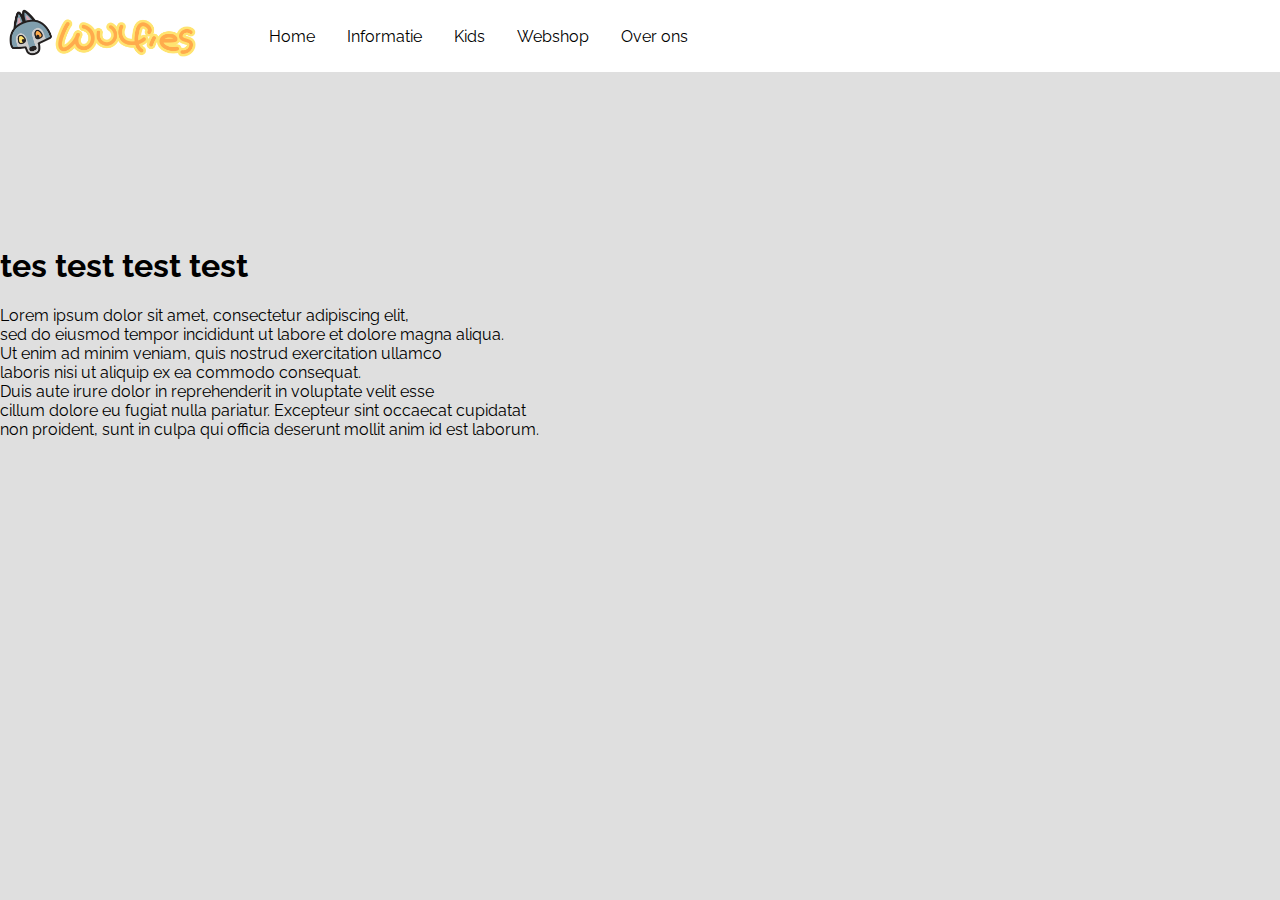
<file: Video&webshop/index.html>
<!DOCTYPE html>
<html>
    <head>
        
      <link rel="stylesheet" href="/header/background_styles.CSS">
      <link rel="stylesheet" href="/header/styles.CSS">
      <script src="/header/script.js" defer></script>
      <title>Responsive Navbar</title>
    </head>
    <body>
      <nav class="navbar">
        <div class="brand-title"><img src="/afbeelidingen/nieuwlog.png"class="logo" alt=""></div>
        <a href="#" class="toggle-button">
          <span class="bar"></span>
          <span class="bar"></span>
          <span class="bar"></span>
        </a>
        <div class="navbar-links">
          <ul>
            <li><a href="#">Home</a></li>
            <li><a href="#">Informatie</a></li>
            <li><a href="#">Kids</a></li>
            <li><a href="#">Webshop</a></li>
            <li><a href="#">Over ons</a></li>
          </ul>
        </div>
      </nav>
      <section class="video1">
          <video src="https://youtu.be/QCMov54ULfQ"></video>
          <h1>tes test test test</h1>
          <p>Lorem ipsum dolor sit amet, consectetur adipiscing elit,<br> sed do eiusmod tempor incididunt ut labore et dolore magna aliqua.<br> Ut enim ad minim veniam, quis nostrud exercitation ullamco<br> laboris nisi ut aliquip ex ea commodo consequat.<br> Duis aute irure dolor in reprehenderit in voluptate velit esse<br> cillum dolore eu fugiat nulla pariatur. Excepteur sint occaecat cupidatat<br> non proident, sunt in culpa qui officia deserunt mollit anim id est laborum.</p>
      </section>
    </body>
</html>
</file>
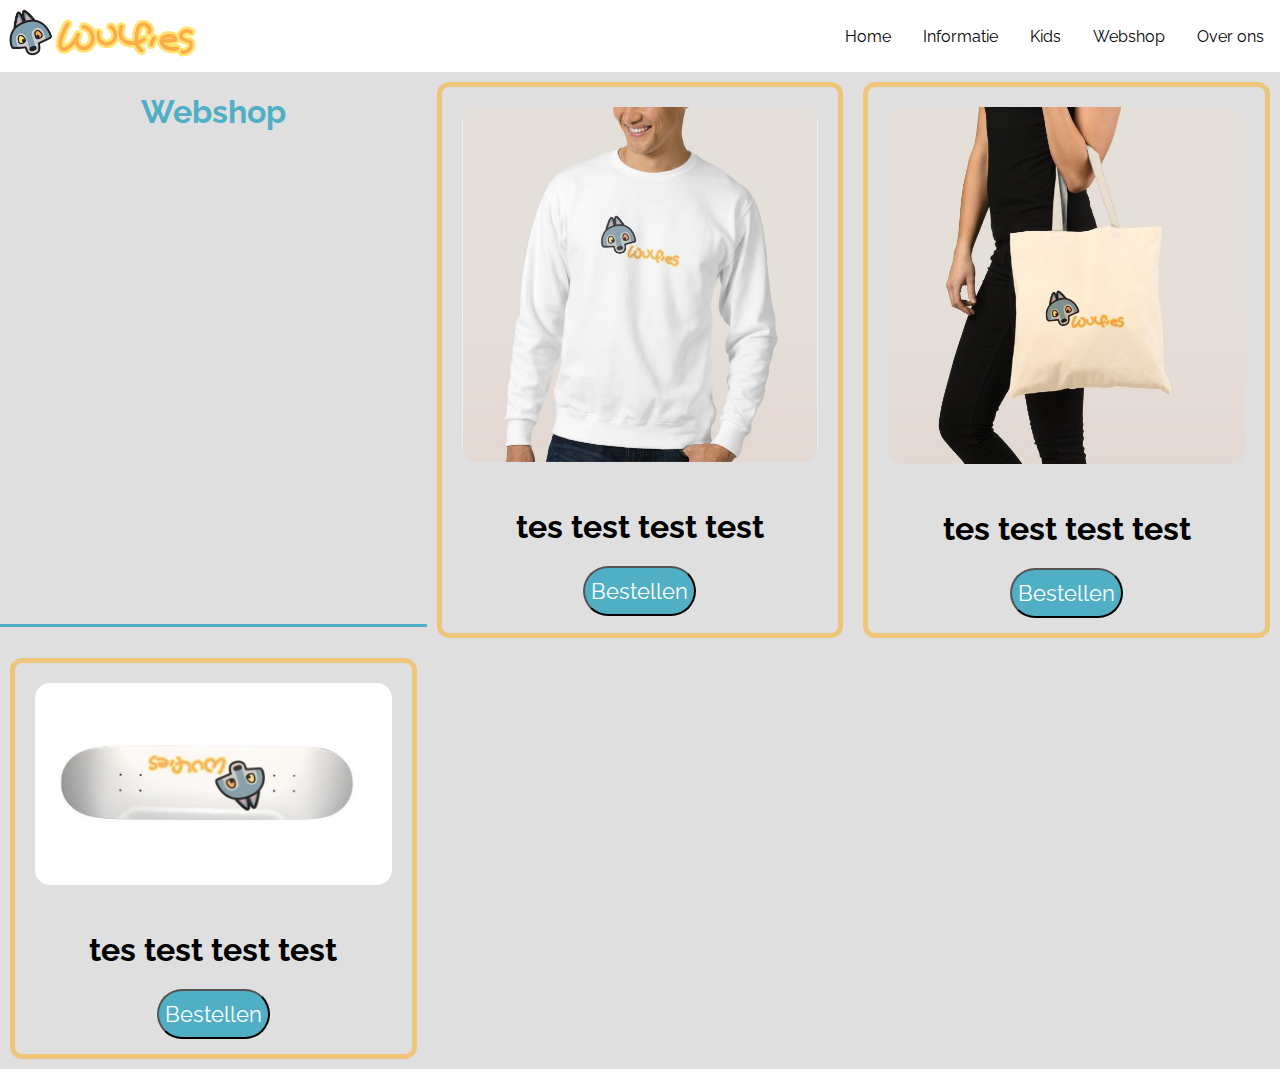
<file: webshop.html>
<!DOCTYPE html>
<html lang="en">
<head>
    <meta charset="UTF-8">
    <meta http-equiv="X-UA-Compatible" content="IE=edge">
    <meta name="viewport" content="width=device-width, initial-scale=1.0">
    <link rel="stylesheet" href="/Video&webshop/web.CSS">
    <link rel="stylesheet" href="/header/background_styles.CSS">
    <script src="/header/script.js" defer></script>
    <title>Document</title>
</head>
<body>
    <nav class="navbar">
        <div class="brand-title"><img src="/afbeelidingen/nieuwlog.png"class="logo" alt=""></div>
        <a href="#" class="toggle-button">
          <span class="bar"></span>
          <span class="bar"></span>
          <span class="bar"></span>
        </a>
        <div class="navbar-links">
          <ul>
            <li><a href="#">Home</a></li>
            <li><a href="#">Informatie</a></li>
            <li><a href="#">Kids</a></li>
            <li><a href="#">Webshop</a></li>
            <li><a href="#">Over ons</a></li>
          </ul>
        </div>
      </nav>
      <div class="webshop">
          <h1 style="color: #51AFC5; border-bottom: solid 3px; text-align: center;">Webshop</h1>
          <section class="trui">
              <img class="fottrui" src="/afbeelidingen/trui.png" alt="Trui">
              <h1>tes test test test</h1>
              <button class="bestel" style="margin-bottom: 15px;">Bestellen</button>
          </section>
          <section class="trui">
            <img class="fottrui" src="/afbeelidingen/tas.png" alt="Trui">
            <h1>tes test test test</h1>
            <button class="bestel" style="margin-bottom: 15px;">Bestellen</button>
        </section>
        <section class="trui">
            <img class="fottrui" src="/afbeelidingen/skate.png" alt="Trui">
            <h1>tes test test test</h1>
            <button class="bestel"  style="margin-bottom: 15px;">Bestellen</button>
        </section>

      </div>
    
</body>
</html>
</file>
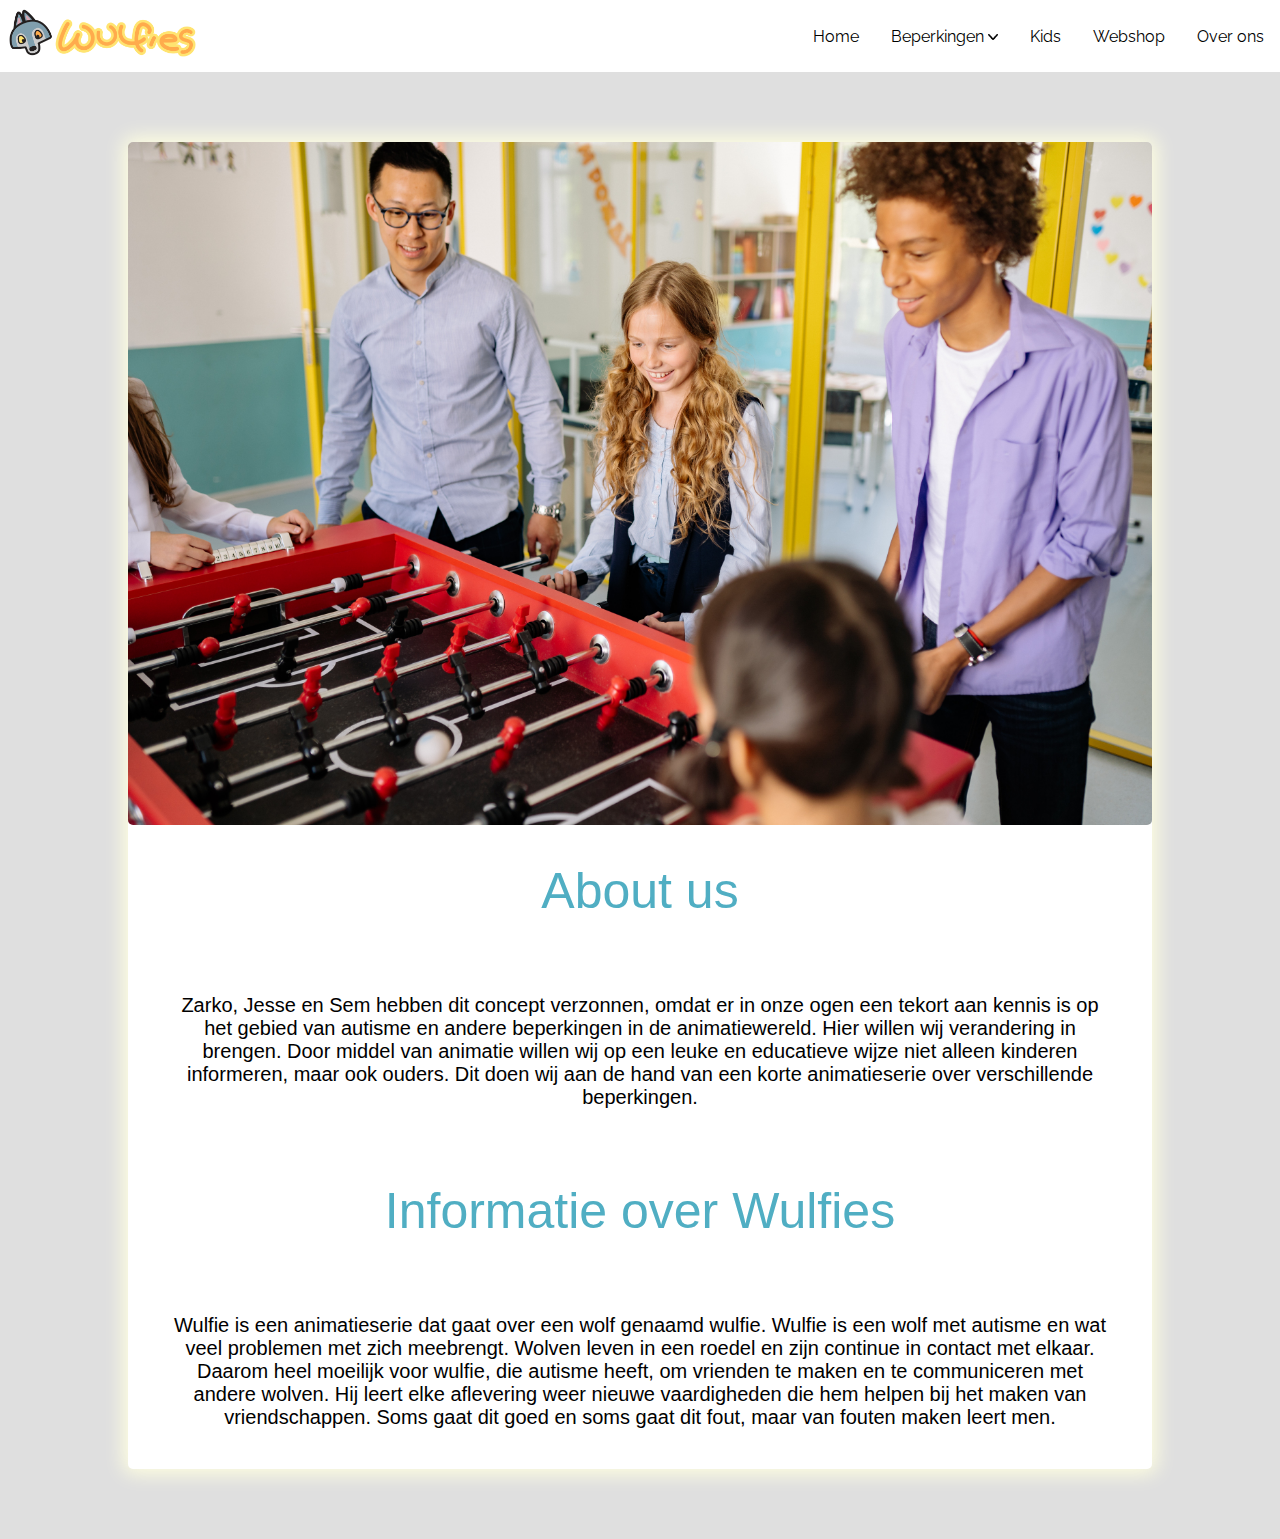
<file: about_us/about.html>
<!DOCTYPE html>
<html>

<head>

    <link rel="stylesheet" href="../header/background_styles.CSS">
    <link rel="stylesheet" href="../about_us/style.css">
    <script src="../header/script.js" defer></script>
    <title>Over Ons</title>
    <link rel="stylesheet" href="../Homepage/homepage.css">
</head>

<body>
    <nav class="navbar">
        <div class="brand-title"><img src="../afbeelidingen/nieuwlog.png" class="logo" alt=""></div>
        <a href="#" class="toggle-button">
            <span class="bar"></span>
            <span class="bar"></span>
            <span class="bar"></span>
        </a>
        <div class="navbar-links">
            <ul>
                <li><a href="../Homepage/home.html">Home</a></li>
                 <li class="dropdown" >
                    <a href="#" class="dropbtn">Beperkingen <img src="../afbeelidingen/arrow.png"  class="afb-dropdown"alt=""></a>
                    <div class="dropdown-content">
                      <a href="../beperkingen/Autisme.html">Autisme</a>
                      <a href="../beperkingen/ADD.html">ADD</a>
                      <a href="../beperkingen/SVD.html">Syndroom van Down</a>
                      <a href="../beperkingen/ADHD.html">ADHD</a>
                      <a href="../beperkingen/mpd.html">Multiple personality disorder</a>
                    </div>
                </li>
                <li>  <a href="../Video&webshop/video.html">Kids</a></li>
                <li><a href="../Video&webshop/webshop.html">Webshop</a></li>
                <li><a href="../about_us/about.html">Over ons</a></li>
              </ul>
        </div>
    </nav>
<section class="about1">
    <div>
        <img style="width: 100%; border-radius: 5px;" src="../afbeelidingen/spelen.jpg" alt="">
        <h1>About us</h1>
        <p>Zarko, Jesse en Sem hebben dit concept verzonnen, omdat er in onze ogen een tekort aan kennis is op het gebied van autisme en andere beperkingen in de animatiewereld. Hier willen wij verandering in brengen. Door middel van animatie willen wij
            op een leuke en educatieve wijze niet alleen kinderen informeren, maar ook ouders. Dit doen wij aan de hand van een korte animatieserie over verschillende beperkingen. </p>
    </div>
    <div>
        <h1>Informatie over Wulfies</h1>
        <p>Wulfie is een animatieserie dat gaat over een wolf genaamd wulfie. Wulfie is een wolf met autisme en wat veel problemen met zich meebrengt. Wolven leven in een roedel en zijn continue in contact met elkaar. Daarom heel moeilijk voor wulfie, die
            autisme heeft, om vrienden te maken en te communiceren met andere wolven. Hij leert elke aflevering weer nieuwe vaardigheden die hem helpen bij het maken van vriendschappen. Soms gaat dit goed en soms gaat dit fout, maar van fouten maken leert
            men.</p>
</section>


    </div>

</body>

</html>
</file>
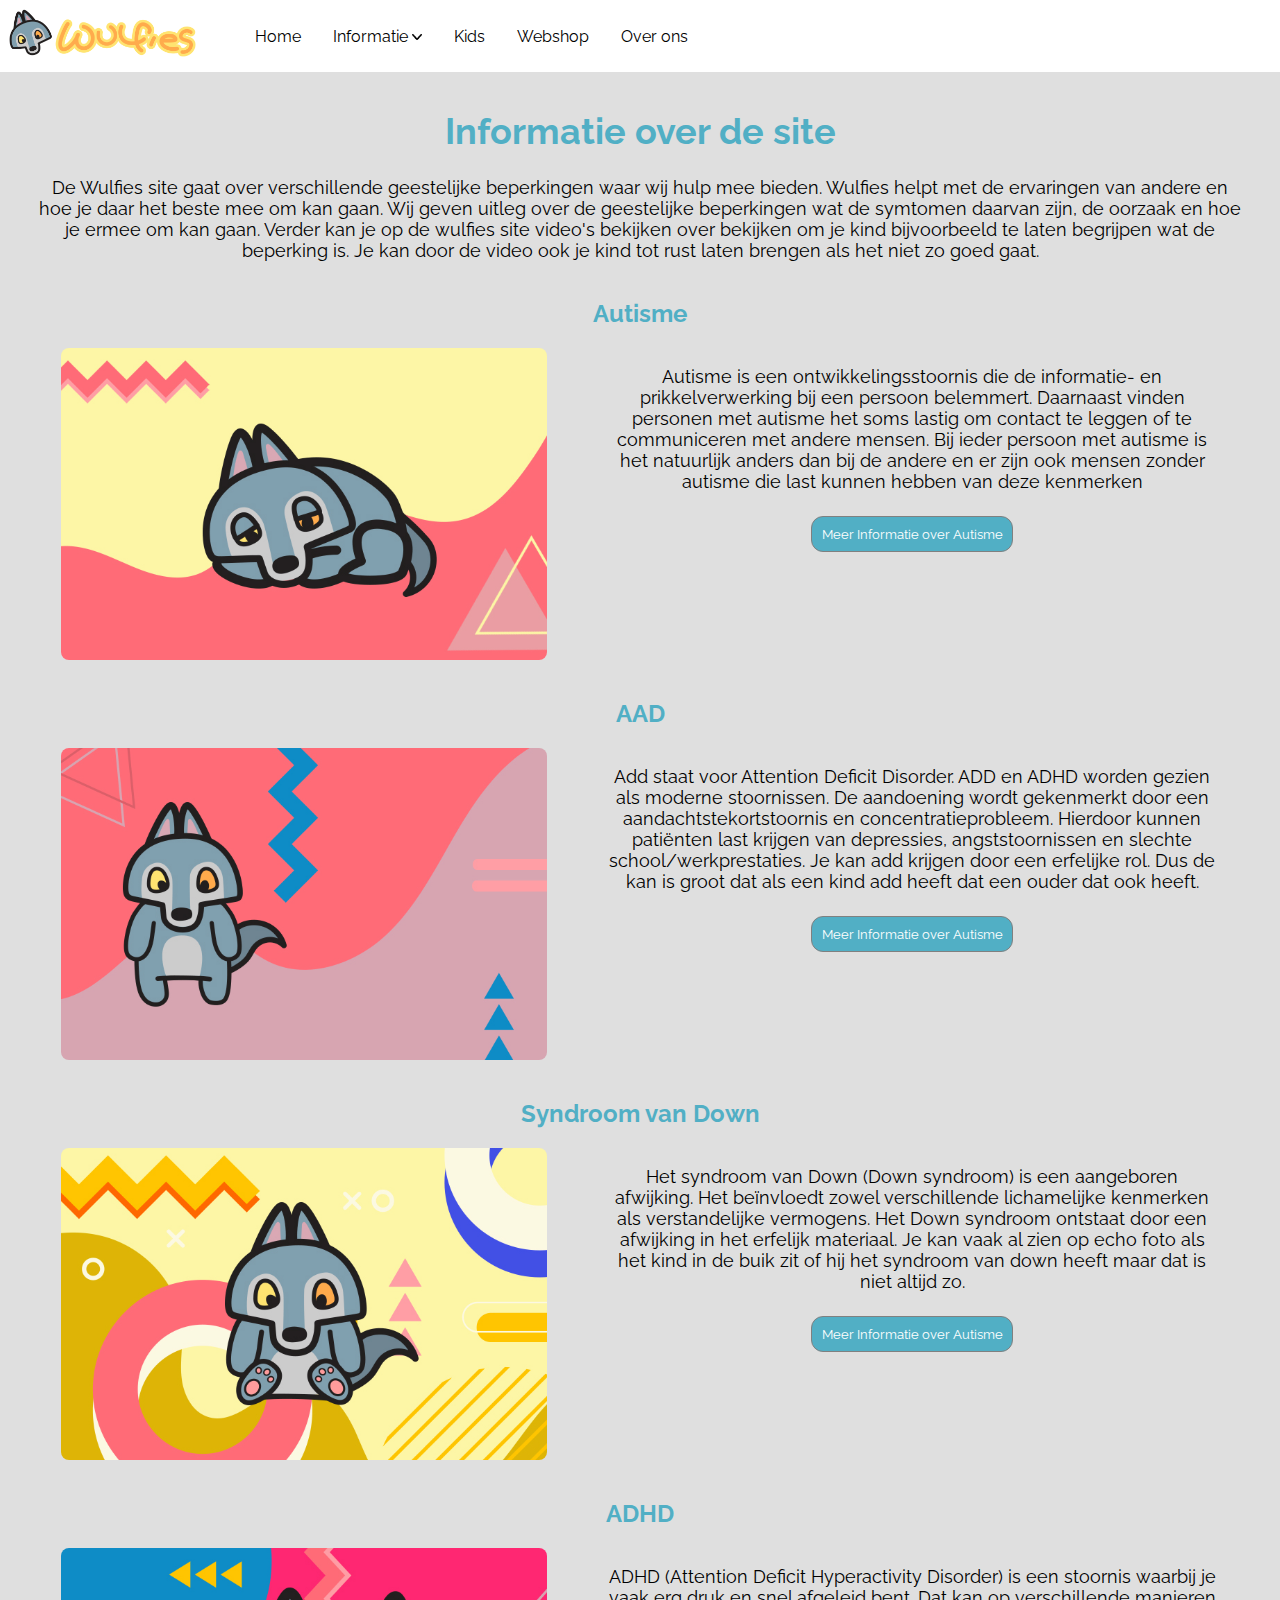
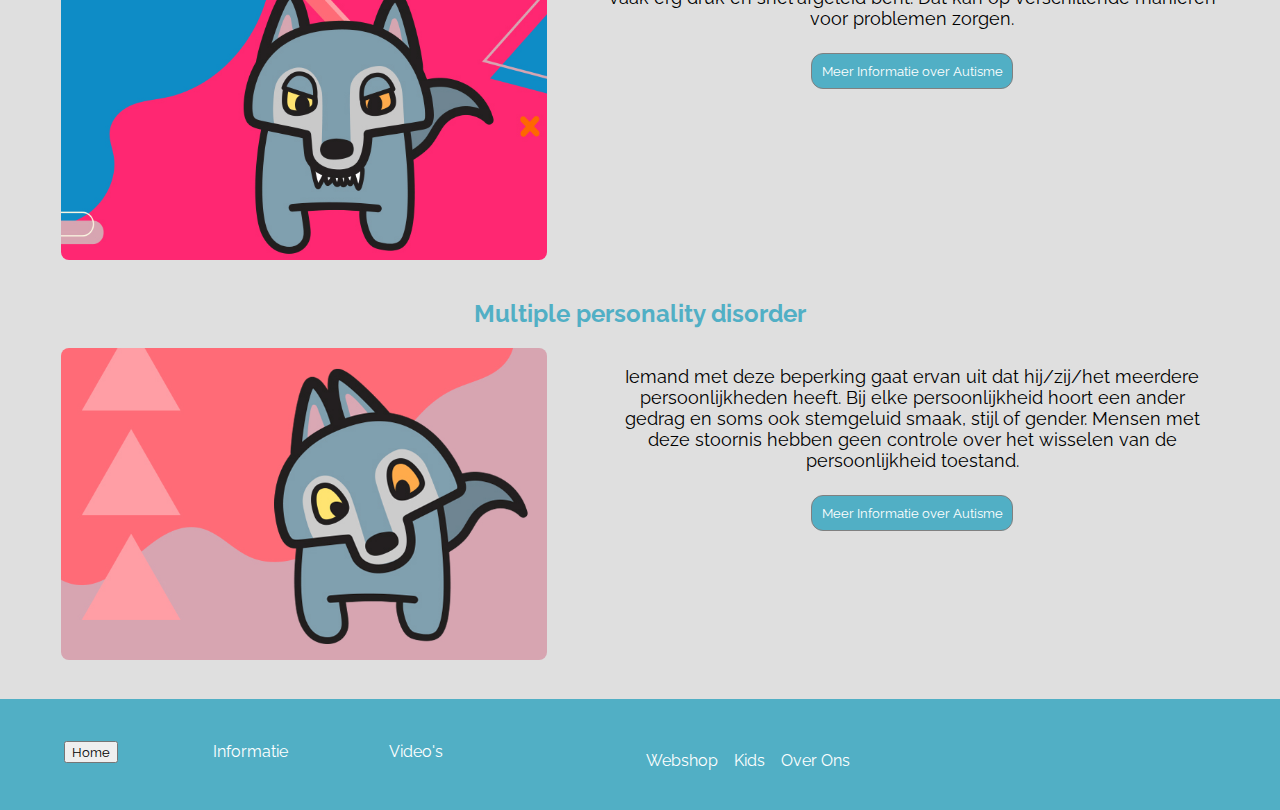
<file: afbeelidingen/Homepage Wulfies.html>
<!DOCTYPE html>
<!-- saved from url=(0041)http://127.0.0.1:5500/Homepage/home.html# -->
<html><head><meta http-equiv="Content-Type" content="text/html; charset=UTF-8">
      <meta name="viewport" content="width=device-width, initial-scale=1.0">
      <link rel="stylesheet" href="./Homepage Wulfies_files/background_styles.CSS">
      <link rel="stylesheet" href="./Homepage Wulfies_files/homepage.css">
      <link rel="stylesheet" href="./Homepage Wulfies_files/styles.CSS">
      <script src="./Homepage Wulfies_files/script.js" defer=""></script>
      <title>Homepage Wulfies</title>
    </head>
    
    <body><nav class="navbar">
      <div class="brand-title"><img src="./Homepage Wulfies_files/nieuwlog.png" class="logo" alt=""></div>
      <a href="http://127.0.0.1:5500/Homepage/home.html#" class="toggle-button">
        <span class="bar"></span>
        <span class="bar"></span>
        <span class="bar"></span>
      </a>
      <div class="navbar-links">
        <ul>
          <li><a href="http://127.0.0.1:5500/Homepage/home.html">Home</a></li>
           <li class="dropdown">
              <a href="http://127.0.0.1:5500/Homepage/home.html#" class="dropbtn">Informatie <img src="./Homepage Wulfies_files/arrow.png" class="afb-dropdown" alt=""></a>
              <div class="dropdown-content">
                <a href="http://127.0.0.1:5500/Homepage/home.html#">Autisme</a>
                <a href="http://127.0.0.1:5500/Homepage/home.html#">ADD</a>
                <a href="http://127.0.0.1:5500/Homepage/home.html#">Syndroom van Down</a>
                <a href="http://127.0.0.1:5500/Homepage/home.html#">ADHD</a>
                <a href="http://127.0.0.1:5500/Homepage/home.html#">Multiple personality disorder</a>
              </div>
          </li>
          <li>  <a href="http://127.0.0.1:5500/Video&amp;webshop/video.html">Kids</a></li>
          <li><a href="http://127.0.0.1:5500/Homepage/home.html#">Webshop</a></li>
          <li><a href="http://127.0.0.1:5500/Homepage/home.html#">Over ons</a></li>
        </ul>
      </div>
    </nav>
    

        <div class="infosite font-grote">
            <h1 style="color:#51AFC5 ; ">Informatie over de site</h1>
            <p>De Wulfies site gaat over verschillende geestelijke beperkingen waar wij hulp mee bieden. Wulfies helpt met de ervaringen van andere en 
                hoe je daar het beste mee om kan gaan. Wij geven uitleg over de geestelijke beperkingen wat de symtomen daarvan zijn, de oorzaak en hoe je ermee om kan gaan. 
                Verder kan je op de wulfies site video's bekijken over bekijken om je kind bijvoorbeeld te laten begrijpen wat de beperking is. Je kan door de video ook je kind tot rust laten brengen als het niet zo goed gaat.
            
            </p>
        </div>
        <div class="beperking-kop"><h2 class="titel-beperking">Autisme</h2>
            <div class="info-beperking font-grote">
                  <img src="./Homepage Wulfies_files/Wulfies-.jpg" alt="" class="afb-beperkingen">
                    <div><p class="tekst-beperking">Autisme is een ontwikkelingsstoornis die de informatie- en prikkelverwerking bij een persoon belemmert. Daarnaast vinden personen met autisme het soms lastig om contact te leggen of te communiceren met andere mensen.
                      Bij ieder persoon met autisme is het natuurlijk anders dan bij de andere en er zijn ook mensen zonder autisme die last kunnen hebben van deze kenmerken</p>
                     <button class="btn-beperkingen ">Meer Informatie over Autisme</button>
                    </div>    
            </div>
        
        
        
        
        </div>
        <div class="beperking-kop"><h2 class="titel-beperking">AAD</h2>
            <div class="info-beperking font-grote">
                  <img src="./Homepage Wulfies_files/Wulfies-1.jpg" alt="" class="afb-beperkingen">
                    <div><p class="tekst-beperking">Add staat voor Attention Deficit Disorder. ADD en ADHD worden gezien als moderne stoornissen. De aandoening wordt gekenmerkt door een aandachtstekortstoornis en concentratieprobleem. Hierdoor kunnen patiënten last krijgen van depressies, angststoornissen en slechte school/werkprestaties. 
                      Je kan add krijgen door een erfelijke rol. Dus de kan is groot dat als een kind add heeft dat een ouder dat ook heeft. 
                      </p>
                     <button class="btn-beperkingen">Meer Informatie over Autisme</button>
                    </div>    
            </div>
        
        
        
        
        </div>

        <div class="beperking-kop"><h2 class="titel-beperking">Syndroom van Down</h2>
            <div class="info-beperking font-grote">
                  <img src="./Homepage Wulfies_files/Wulfies-3.jpg" alt="" class="afb-beperkingen">
                    <div><p class="tekst-beperking">Het syndroom van Down (Down syndroom) is een aangeboren afwijking. Het beïnvloedt zowel verschillende lichamelijke kenmerken als verstandelijke vermogens. Het Down syndroom ontstaat door een afwijking in het erfelijk materiaal. Je kan vaak al zien op echo foto als het kind in de buik zit of hij het syndroom van down heeft maar dat is niet altijd zo.</p>
                     <button class="btn-beperkingen">Meer Informatie over Autisme</button>
                    </div>    
            </div>
        
        
        
        
        </div>

        <div class="beperking-kop"><h2 class="titel-beperking">ADHD</h2>
            <div class="info-beperking font-grote">
                  <img src="./Homepage Wulfies_files/Wulfies-4.jpg" alt="" class="afb-beperkingen">
                    <div><p class="tekst-beperking">ADHD (Attention Deficit Hyperactivity Disorder) is een stoornis waarbij je vaak erg druk en snel afgeleid bent.
                      Dat kan op verschillende manieren voor problemen zorgen.</p>
                     <button class="btn-beperkingen">Meer Informatie over Autisme</button>
                    </div>    
            </div>
        
        
        
        
        </div>


        <div class="beperking-kop"><h2 class="titel-beperking">Multiple personality disorder</h2>
            <div class="info-beperking font-grote">
                  <img src="./Homepage Wulfies_files/Wulfies-5.jpg" alt="" class="afb-beperkingen">
                    <div><p class="tekst-beperking">Iemand met deze beperking gaat ervan uit dat hij/zij/het meerdere persoonlijkheden heeft.
                      Bij elke persoonlijkheid hoort een ander gedrag en soms ook stemgeluid smaak, stijl of gender. Mensen met deze stoornis hebben geen controle over het wisselen van de persoonlijkheid toestand.
                      </p>
                     <button class="btn-beperkingen">Meer Informatie over Autisme</button>
                    </div>    
            </div>
        
        
        
        
        </div>


      
  
  
  
  
  
    <!-- Code injected by live-server -->
<script type="text/javascript">
	// <![CDATA[  <-- For SVG support
	if ('WebSocket' in window) {
		(function () {
			function refreshCSS() {
				var sheets = [].slice.call(document.getElementsByTagName("link"));
				var head = document.getElementsByTagName("head")[0];
				for (var i = 0; i < sheets.length; ++i) {
					var elem = sheets[i];
					var parent = elem.parentElement || head;
					parent.removeChild(elem);
					var rel = elem.rel;
					if (elem.href && typeof rel != "string" || rel.length == 0 || rel.toLowerCase() == "stylesheet") {
						var url = elem.href.replace(/(&|\?)_cacheOverride=\d+/, '');
						elem.href = url + (url.indexOf('?') >= 0 ? '&' : '?') + '_cacheOverride=' + (new Date().valueOf());
					}
					parent.appendChild(elem);
				}
			}
			var protocol = window.location.protocol === 'http:' ? 'ws://' : 'wss://';
			var address = protocol + window.location.host + window.location.pathname + '/ws';
			var socket = new WebSocket(address);
			socket.onmessage = function (msg) {
				if (msg.data == 'reload') window.location.reload();
				else if (msg.data == 'refreshcss') refreshCSS();
			};
			if (sessionStorage && !sessionStorage.getItem('IsThisFirstTime_Log_From_LiveServer')) {
				console.log('Live reload enabled.');
				sessionStorage.setItem('IsThisFirstTime_Log_From_LiveServer', true);
			}
		})();
	}
	else {
		console.error('Upgrade your browser. This Browser is NOT supported WebSocket for Live-Reloading.');
	}
	// ]]>
</script>

    <footer class="footer">
      <div class="bovenfooter">
        <button class="btn-home btn-bovenfooter btnfosoter-style">Home</button>
        <button class="btn-informatie btn-bovenfooter  btnfooter-style">Informatie</button>
        <button class="btn-home btn-bovenfooter  btnfooter-style">Video's</button>
      </div>
        <div class="onderstefooter">
          <button class="btn-webshop btn-onderstefooter  btnfooter-style">Webshop</button>
          <button class="btn-kids btn-onderstefooter  btnfooter-style">Kids</button>
          <button class="btn-Overons btn-onderstefooter  btnfooter-style">Over Ons</button>
      </div>
    </footer>
</body></html>
</file>
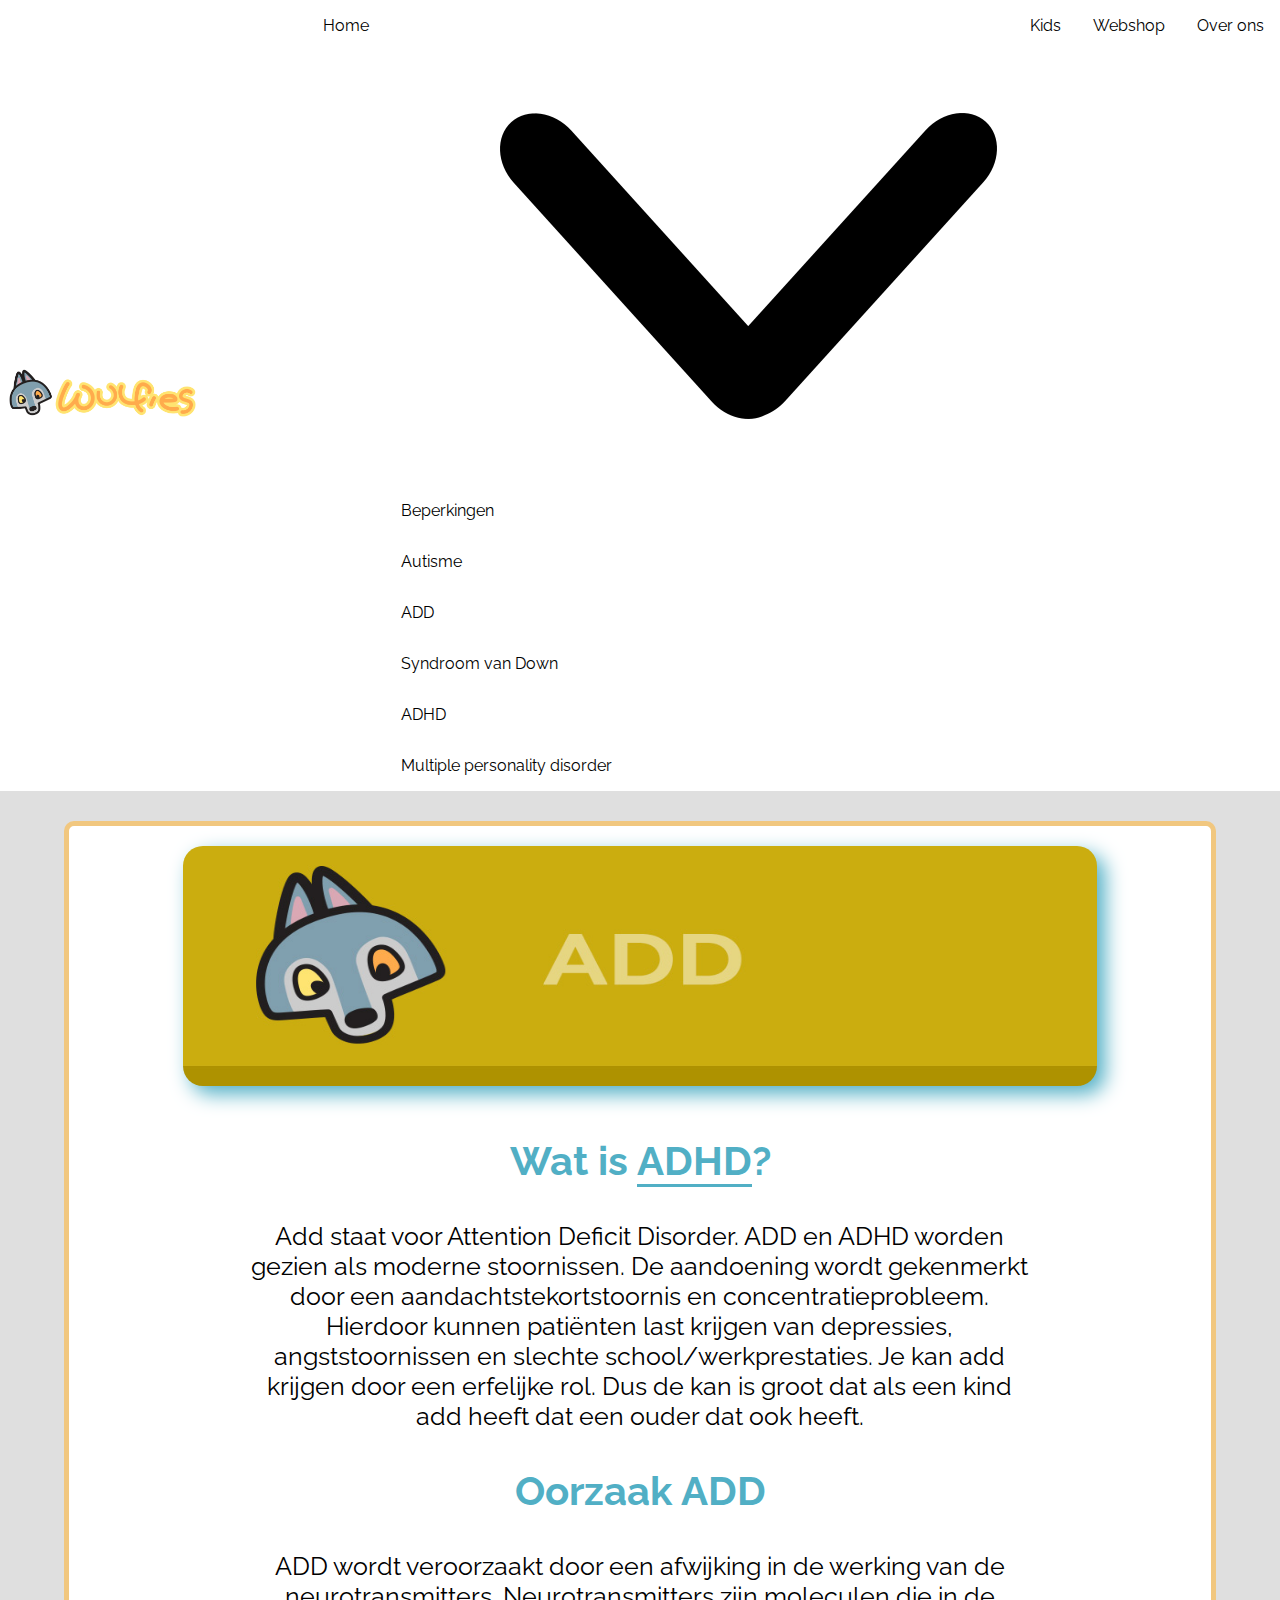
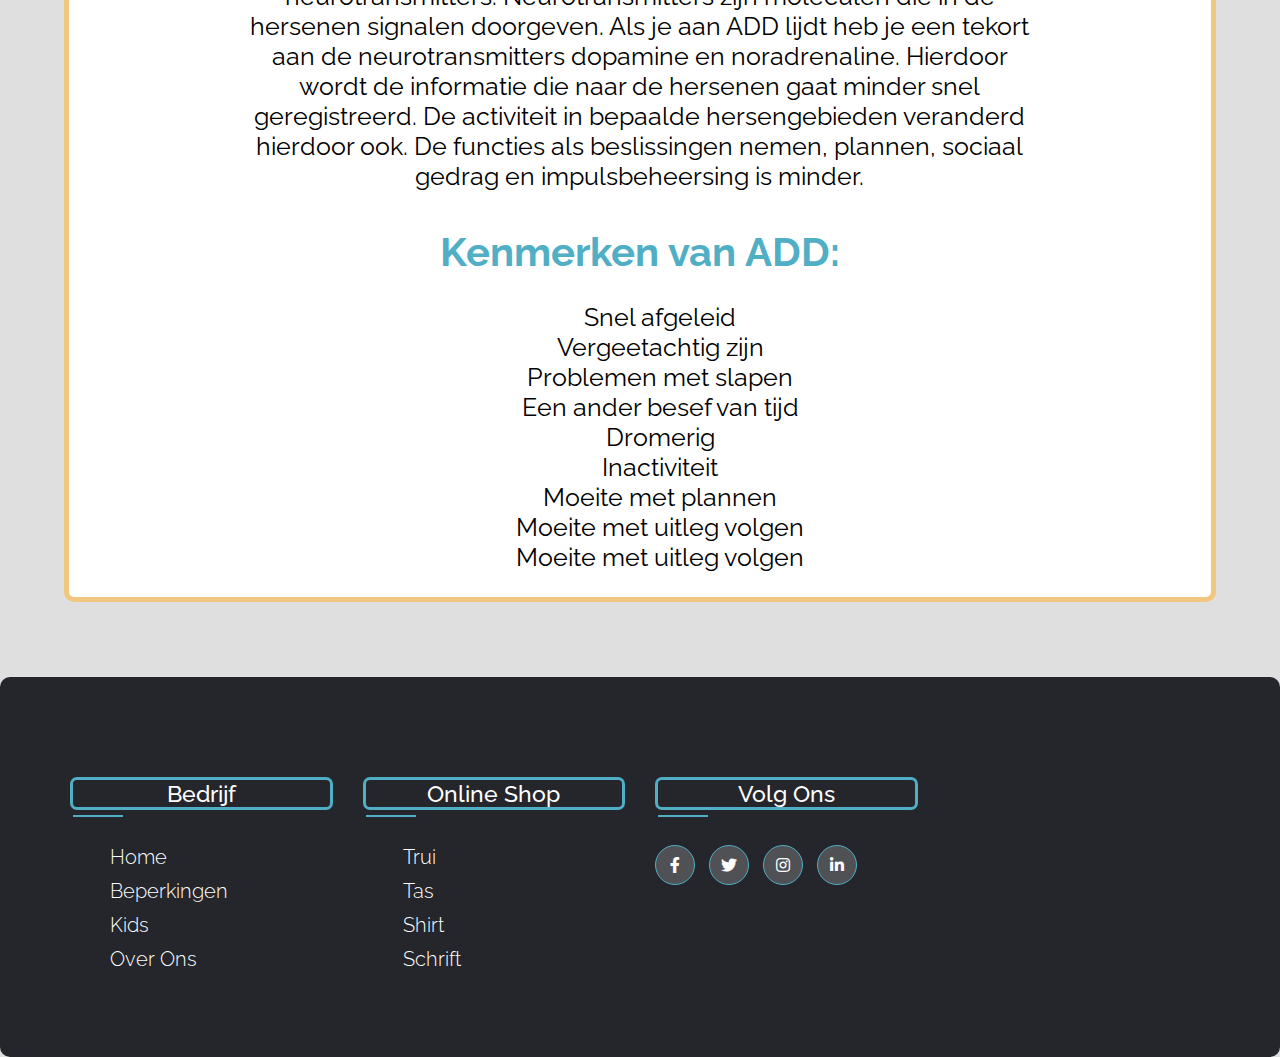
<file: beperkingen/ADD.html>
<!DOCTYPE html>
<html lang="en">
<head>
    <meta charset="UTF-8">
    <meta http-equiv="X-UA-Compatible" content="IE=edge">
    <meta name="viewport" content="width=device-width, initial-scale=1.0">
    <link rel="stylesheet" href="/beperkingen/ADHD.css">
    <link rel="stylesheet" href="/header/background_styles.CSS">
    <link rel="stylesheet" type="text/css" href="https://cdnjs.cloudflare.com/ajax/libs/font-awesome/5.15.1/css/all.min.css">
    <script src="/header/script.js" defer></script>
    <title>ADD</title>
</head>
<body>
    <nav class="navbar">
        <div class="brand-title"><img src="/afbeelidingen/nieuwlog.png"class="logo" alt=""></div>
        <a href="#" class="toggle-button">
          <span class="bar"></span>
          <span class="bar"></span>
          <span class="bar"></span>
        </a>
        <div class="navbar-links">
          <ul>
            <li><a href="/Homepage/home.html">Home</a></li>
            <li class="dropdown" >
                <a href="#" class="dropbtn">Beperkingen  <img src="/afbeelidingen/arrow.png"  class="afb-dropdown"alt=""></a>
                <div class="dropdown-content">
                  <a href="/beperkingen/Autisme.html">Autisme</a>
                  <a href="/beperkingen/ADD.html">ADD</a>
                  <a href="/beperkingen/SVD.html">Syndroom van Down</a>
                  <a href="/beperkingen/ADHD.html">ADHD</a>
                  <a href="/beperkingen/mpd.html">Multiple personality disorder</a>
                </div>
              </li>
            <li><a href="/Video&webshop/video.html">Kids</a></li>
            <li><a href="/Video&webshop/webshop.html">Webshop</a></li>
            <li><a href="/about_us/about.html">Over ons</a></li>
          </ul>
        </div>
      </nav>
      <div class="adhd">
        <img class="headfoto" src="/headerfotos/add.jpg" alt="">
        <h1>Wat is <span style="border-bottom: 3px solid;">ADHD</span>?</h1>
        <p style="width: 70%; text-align: center; margin: auto;">Add staat voor Attention Deficit Disorder. ADD en ADHD worden gezien als moderne stoornissen. De aandoening wordt gekenmerkt door een aandachtstekortstoornis en concentratieprobleem. Hierdoor kunnen patiënten last krijgen van depressies, angststoornissen en slechte school/werkprestaties. 
          Je kan add krijgen door een erfelijke rol. Dus de kan is groot dat als een kind add heeft dat een ouder dat ook heeft. 
          
        </p>
        <h1>Oorzaak ADD</h1>
        <p style="width: 70%; margin: auto;">ADD wordt veroorzaakt door een afwijking in de werking van de neurotransmitters. Neurotransmitters zijn moleculen die in de hersenen signalen doorgeven. Als je aan ADD lijdt heb je een tekort aan de neurotransmitters dopamine en noradrenaline. Hierdoor wordt de informatie die naar de hersenen gaat minder snel geregistreerd. De activiteit in bepaalde hersengebieden veranderd hierdoor ook. De functies als beslissingen nemen, plannen, sociaal gedrag en impulsbeheersing is minder.
        </p>
        <h1>Kenmerken van ADD: </h1>
        <ul style="font-size: 25px;">
          <li>Snel afgeleid </li>
          <li>Vergeetachtig zijn </li>
          <li>Problemen met slapen </li>
          <li>Een ander besef van tijd </li>
          <li>Dromerig </li>
          <li>Inactiviteit</li>
          <li>Moeite met plannen </li>
          <li>Moeite met uitleg volgen </li>
          <li>Moeite met uitleg volgen</li>
        </ul>


        </div>
      
      <footer class="footer">
        <div class="container">
          <div class="row">
            <div class="footer-col">
              <h4>Bedrijf</h4>
              <ul>
                <li><a href="/Homepage/home.html">Home</a></li>
                <li><a href="/about_us/about.html">Beperkingen</a></li>
                <li><a href="/Video&webshop/video.html">Kids</a></li>
                <li><a href="/about_us/about.html">Over Ons</a></li>
                
              </ul>
            </div>
            
            <div class="footer-col">
              <h4>online shop</h4>
              <ul>
                <li><a href="#">Trui</a></li>
                <li><a href="#">Tas</a></li>
                <li><a href="#">Shirt</a></li>
                <li><a href="#">Schrift</a></li>
              </ul>
            </div>
            <div class="footer-col">
              <h4>Volg Ons</h4>
              <div class="social-links">
                <a href="#"><i class="fab fa-facebook-f"></i></a>
                <a href="#"><i class="fab fa-twitter"></i></a>
                <a href="#"><i class="fab fa-instagram"></i></a>
                <a href="#"><i class="fab fa-linkedin-in"></i></a>
              </div>
            </div>
          </div>
        </div>
     </footer>
     
    
</body>
</html>
</file>
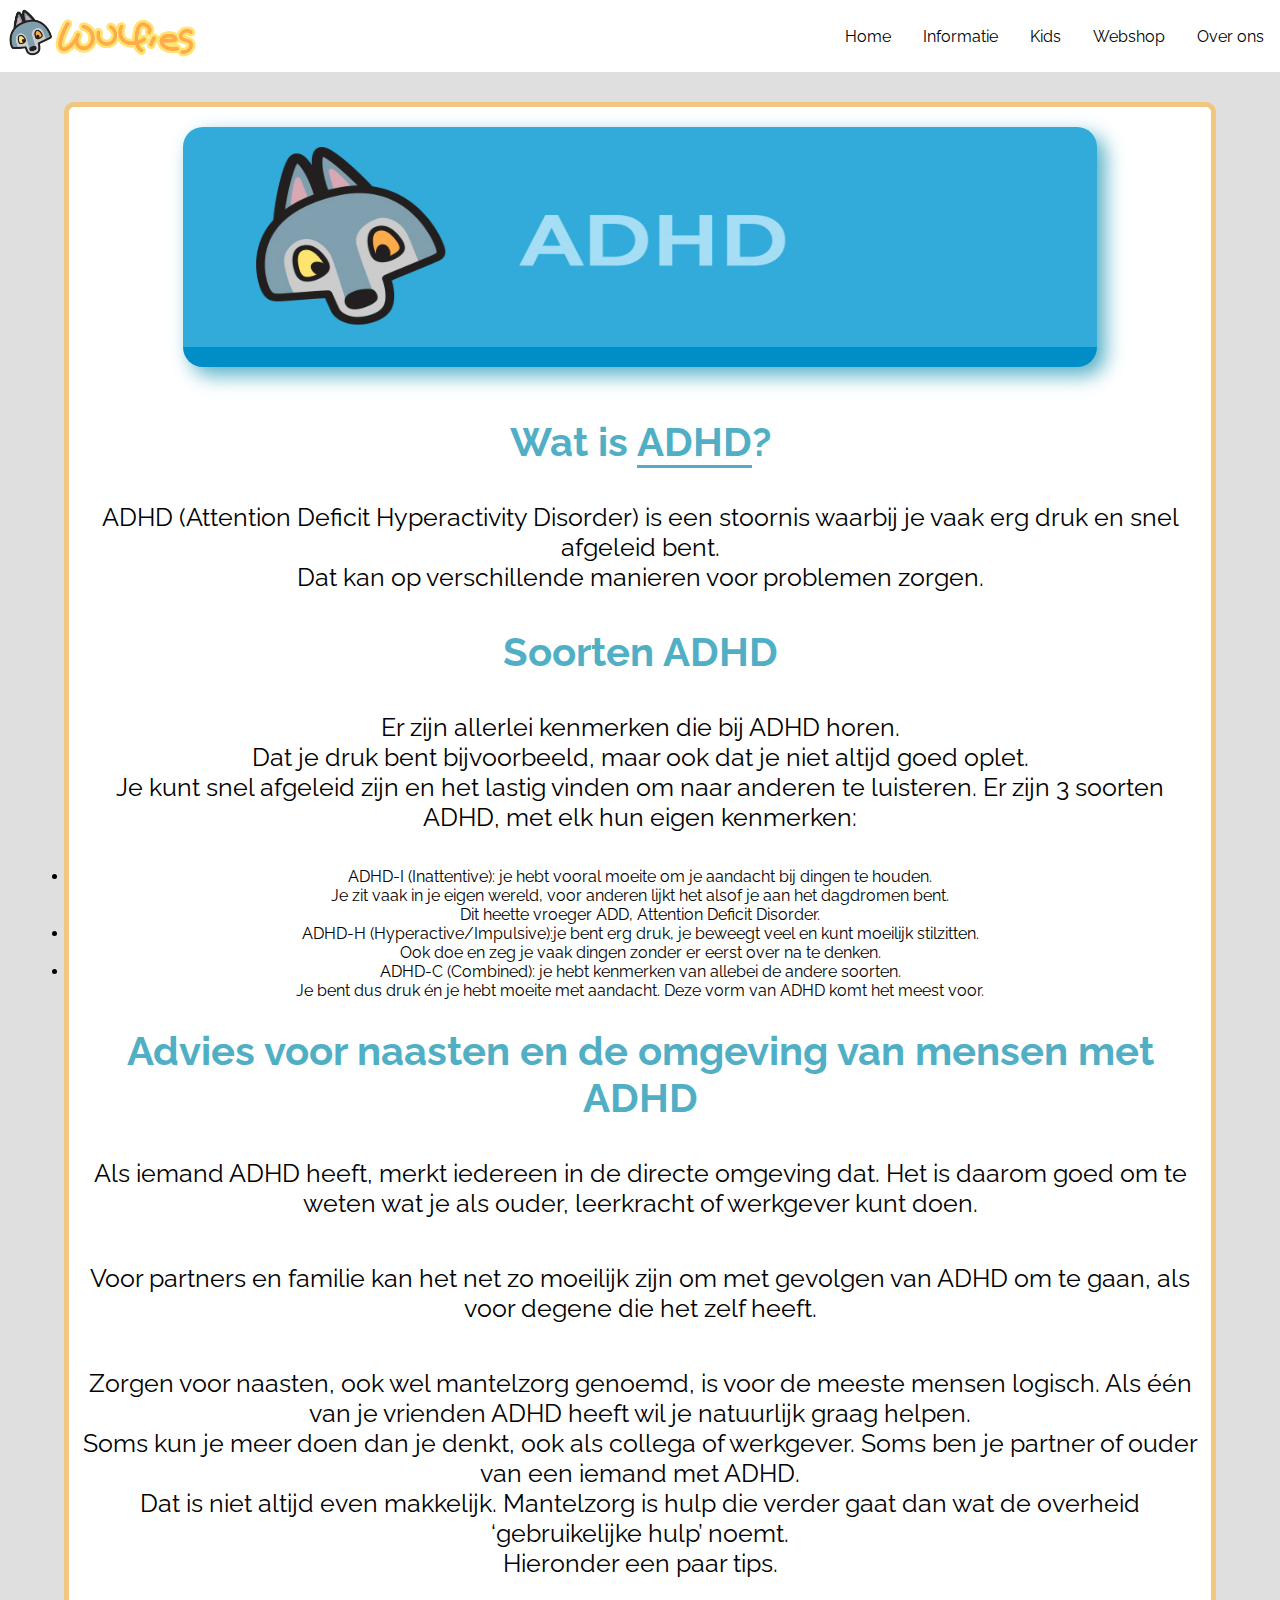
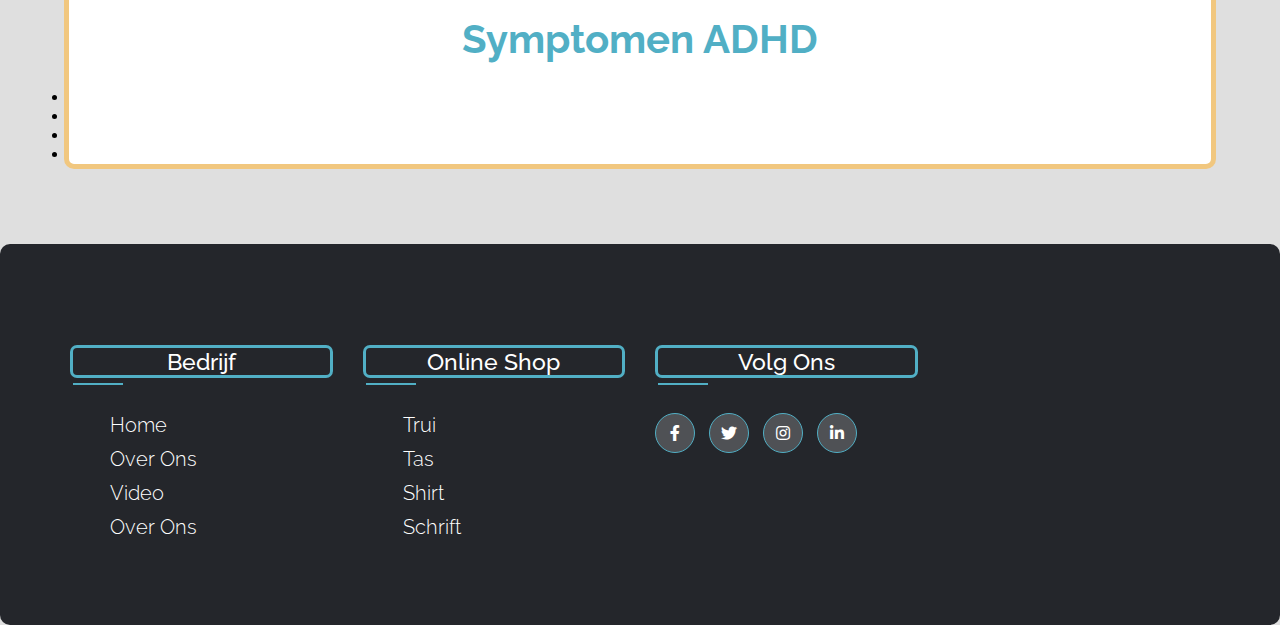
<file: beperkingen/ADHD.html>
<!DOCTYPE html>
<html lang="en">
<head>
    <meta charset="UTF-8">
    <meta http-equiv="X-UA-Compatible" content="IE=edge">
    <meta name="viewport" content="width=device-width, initial-scale=1.0">
    <link rel="stylesheet" href="/beperkingen/ADHD.css">
    <link rel="stylesheet" href="/header/background_styles.CSS">
    <link rel="stylesheet" type="text/css" href="https://cdnjs.cloudflare.com/ajax/libs/font-awesome/5.15.1/css/all.min.css">
    <script src="/header/script.js" defer></script>
    <title>Document</title>
</head>
<body>
    <nav class="navbar">
        <div class="brand-title"><img src="/afbeelidingen/nieuwlog.png"class="logo" alt=""></div>
        <a href="#" class="toggle-button">
          <span class="bar"></span>
          <span class="bar"></span>
          <span class="bar"></span>
        </a>
        <div class="navbar-links">
          <ul>
            <li><a href="#">Home</a></li>
            <li><a href="#">Informatie</a></li>
            <li><a href="#">Kids</a></li>
            <li><a href="#">Webshop</a></li>
            <li><a href="#">Over ons</a></li>
          </ul>
        </div>
      </nav>
      <div class="adhd">
        <img class="headfoto" src="/headerfotos/adhd.jpg" alt="">
        <h1>Wat is <span style="border-bottom: 3px solid;">ADHD</span>?</h1>
        <p>ADHD (Attention Deficit Hyperactivity Disorder) is een stoornis waarbij je vaak erg druk en snel afgeleid bent.<br> 
            Dat kan op verschillende manieren voor problemen zorgen.
        </p>
        <h1>Soorten ADHD</h1>
        <p>Er zijn allerlei kenmerken die bij ADHD horen. <br>Dat je druk bent bijvoorbeeld, maar ook dat je niet altijd goed oplet. <br>
            Je kunt snel afgeleid zijn en het lastig vinden om naar anderen te luisteren. Er zijn 3 soorten ADHD, met elk hun eigen kenmerken:
        </p>
        <li>ADHD-I (Inattentive): je hebt vooral moeite om je aandacht bij dingen te houden. <br>Je zit vaak in je eigen wereld, voor anderen lijkt het alsof je aan het dagdromen bent.<br> Dit heette vroeger ADD, Attention Deficit Disorder.</li>
        <li>ADHD-H (Hyperactive/Impulsive):je bent erg druk, je beweegt veel en kunt moeilijk stilzitten. <br>Ook doe en zeg je vaak dingen zonder er eerst over na te denken.</li>
        <li>ADHD-C (Combined): je hebt kenmerken van allebei de andere soorten. <br>Je bent dus druk én je hebt moeite met aandacht. Deze vorm van ADHD komt het meest voor.</li>
        <h1>Advies voor naasten en de omgeving van mensen met ADHD</h1>
        <p>Als iemand ADHD heeft, merkt iedereen in de directe omgeving dat. Het is daarom goed om te weten wat je als ouder, leerkracht of werkgever kunt doen.</p>
        <p>Voor partners en familie kan het net zo moeilijk zijn om met gevolgen van ADHD om te gaan, als voor degene die het zelf heeft.</p>
        <p>Zorgen voor naasten, ook wel mantelzorg genoemd, is voor de meeste mensen logisch. Als één van je vrienden ADHD heeft wil je natuurlijk graag helpen.<br> Soms kun je meer doen dan je denkt, ook als collega of werkgever. Soms ben je partner of ouder van een iemand met ADHD. <br>Dat is niet altijd even makkelijk. Mantelzorg is hulp die verder gaat dan wat de overheid ‘gebruikelijke hulp’ noemt.<br> Hieronder een paar tips.</p>
        <h1>Symptomen ADHD</h1>
        <li></li>
        <li></li>
        <li></li>
        <li></li>


        </div>
      
      <footer class="footer">
        <div class="container">
          <div class="row">
            <div class="footer-col">
              <h4>Bedrijf</h4>
              <ul>
                <li><a href="/Homepage/home.html">Home</a></li>
                <li><a href="/about_us/about.html">Over Ons</a></li>
                <li><a href="/Video&webshop/video.html">Video</a></li>
                <li><a href="/about_us/about.html">Over Ons</a></li>
                
              </ul>
            </div>
            
            <div class="footer-col">
              <h4>online shop</h4>
              <ul>
                <li><a href="#">Trui</a></li>
                <li><a href="#">Tas</a></li>
                <li><a href="#">Shirt</a></li>
                <li><a href="#">Schrift</a></li>
              </ul>
            </div>
            <div class="footer-col">
              <h4>Volg Ons</h4>
              <div class="social-links">
                <a href="#"><i class="fab fa-facebook-f"></i></a>
                <a href="#"><i class="fab fa-twitter"></i></a>
                <a href="#"><i class="fab fa-instagram"></i></a>
                <a href="#"><i class="fab fa-linkedin-in"></i></a>
              </div>
            </div>
          </div>
        </div>
     </footer>
     
    
</body>
</html>
</file>
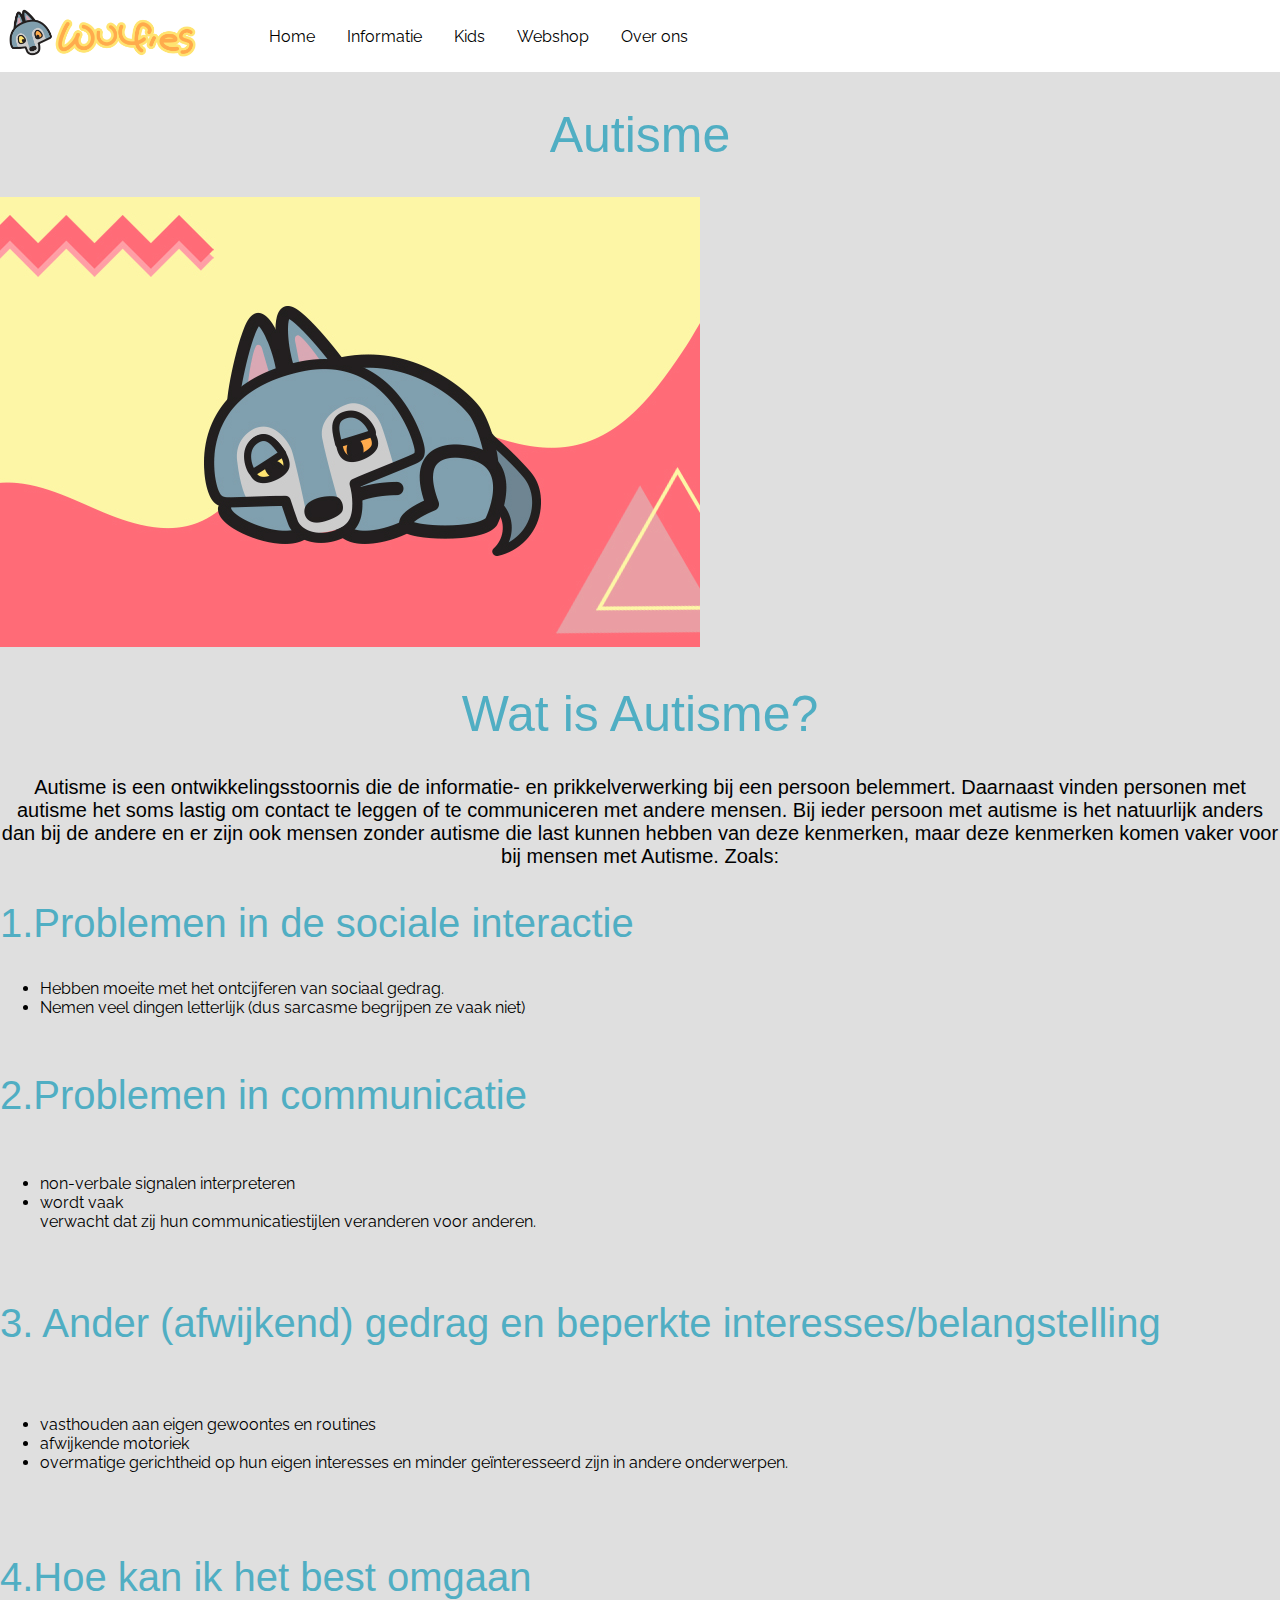
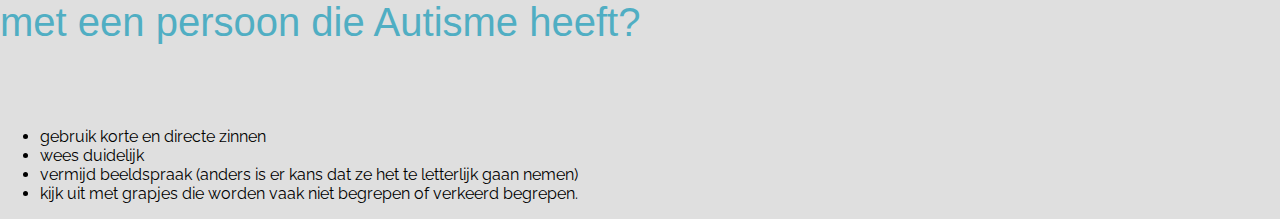
<file: beperkingen/autisme.html>
<!DOCTYPE html>
<html>

<head>
    <meta name="viewport" content="width=device-width, initial-scale=1.0">
    <link rel="stylesheet" href="/header/background_styles.CSS">
    <link rel="stylesheet" href="/beperkingen/autisme.css">
    <script src="/header/script.js" defer></script>
    <title>Responsive Navbar</title>
</head>

<body>
    <nav class="navbar">
        <div class="brand-title"><img src="/afbeelidingen/nieuwlog.png" class="logo" alt=""></div>
        <a href="#" class="toggle-button">
            <span class="bar"></span>
            <span class="bar"></span>
            <span class="bar"></span>
        </a>
        <div class="navbar-links">
            <ul>
                <li><a href="#">Home</a></li>
                <li><a href="#">Informatie</a></li>
                <li><a href="#">Kids</a></li>
                <li><a href="#">Webshop</a></li>
                <li><a href="#">Over ons</a></li>
            </ul>
        </div>
    </nav>

    <div>
        <h1>Autisme</h1>

        <img style="text-align: center;" src="/afbeelidingen/Wulfies-.jpg" alt="" class="afb-beperkingen">
        <h1>Wat is Autisme?</h1>
        <p> Autisme is een ontwikkelingsstoornis die de informatie- en prikkelverwerking bij een persoon belemmert. Daarnaast vinden personen met autisme het soms lastig om contact te leggen of te communiceren met andere mensen. Bij ieder persoon met autisme
            is het natuurlijk anders dan bij de andere en er zijn ook mensen zonder autisme die last kunnen hebben van deze kenmerken, maar deze kenmerken komen vaker voor bij mensen met Autisme. Zoals:
        </p>
    </div>
    <div class="sociale-interactie">
        <h2>1.Problemen in de sociale interactie</h2>
        <ul>
            <li>Hebben moeite met het ontcijferen van sociaal gedrag.</li>
            <li>Nemen veel dingen letterlijk (dus sarcasme begrijpen ze vaak niet)</li>
        </ul>
    </div>
    <div class="communicatie">
        <h3 class="titel2">2.Problemen in communicatie</h3>
        <ul>
            <li>non-verbale signalen interpreteren</li>
            <li>wordt vaak <br> verwacht dat zij hun communicatiestijlen veranderen voor anderen.</li>
        </ul>
    </div>
    <div class="andere">
        <h4>3. Ander (afwijkend) gedrag en beperkte interesses/belangstelling </h4>
        <ul>
            <li>vasthouden aan eigen gewoontes en routines</li>
            <li>afwijkende motoriek</li>
            <li>overmatige gerichtheid op hun eigen interesses en minder geïnteresseerd zijn in andere onderwerpen.</li>
        </ul>
    </div>

    <div class="omgaan">
        <h5> 4.Hoe kan ik het best omgaan<br>met een persoon die Autisme heeft?</h5>
        <ul>
            <li>gebruik korte en directe zinnen</li>
            <li>wees duidelijk</li>
            <li>vermijd beeldspraak (anders is er kans dat ze het te letterlijk gaan nemen) </li>
            <li>kijk uit met grapjes die worden vaak niet begrepen of verkeerd begrepen.</li>
        </ul>
    </div>




</body>

</html>
</file>
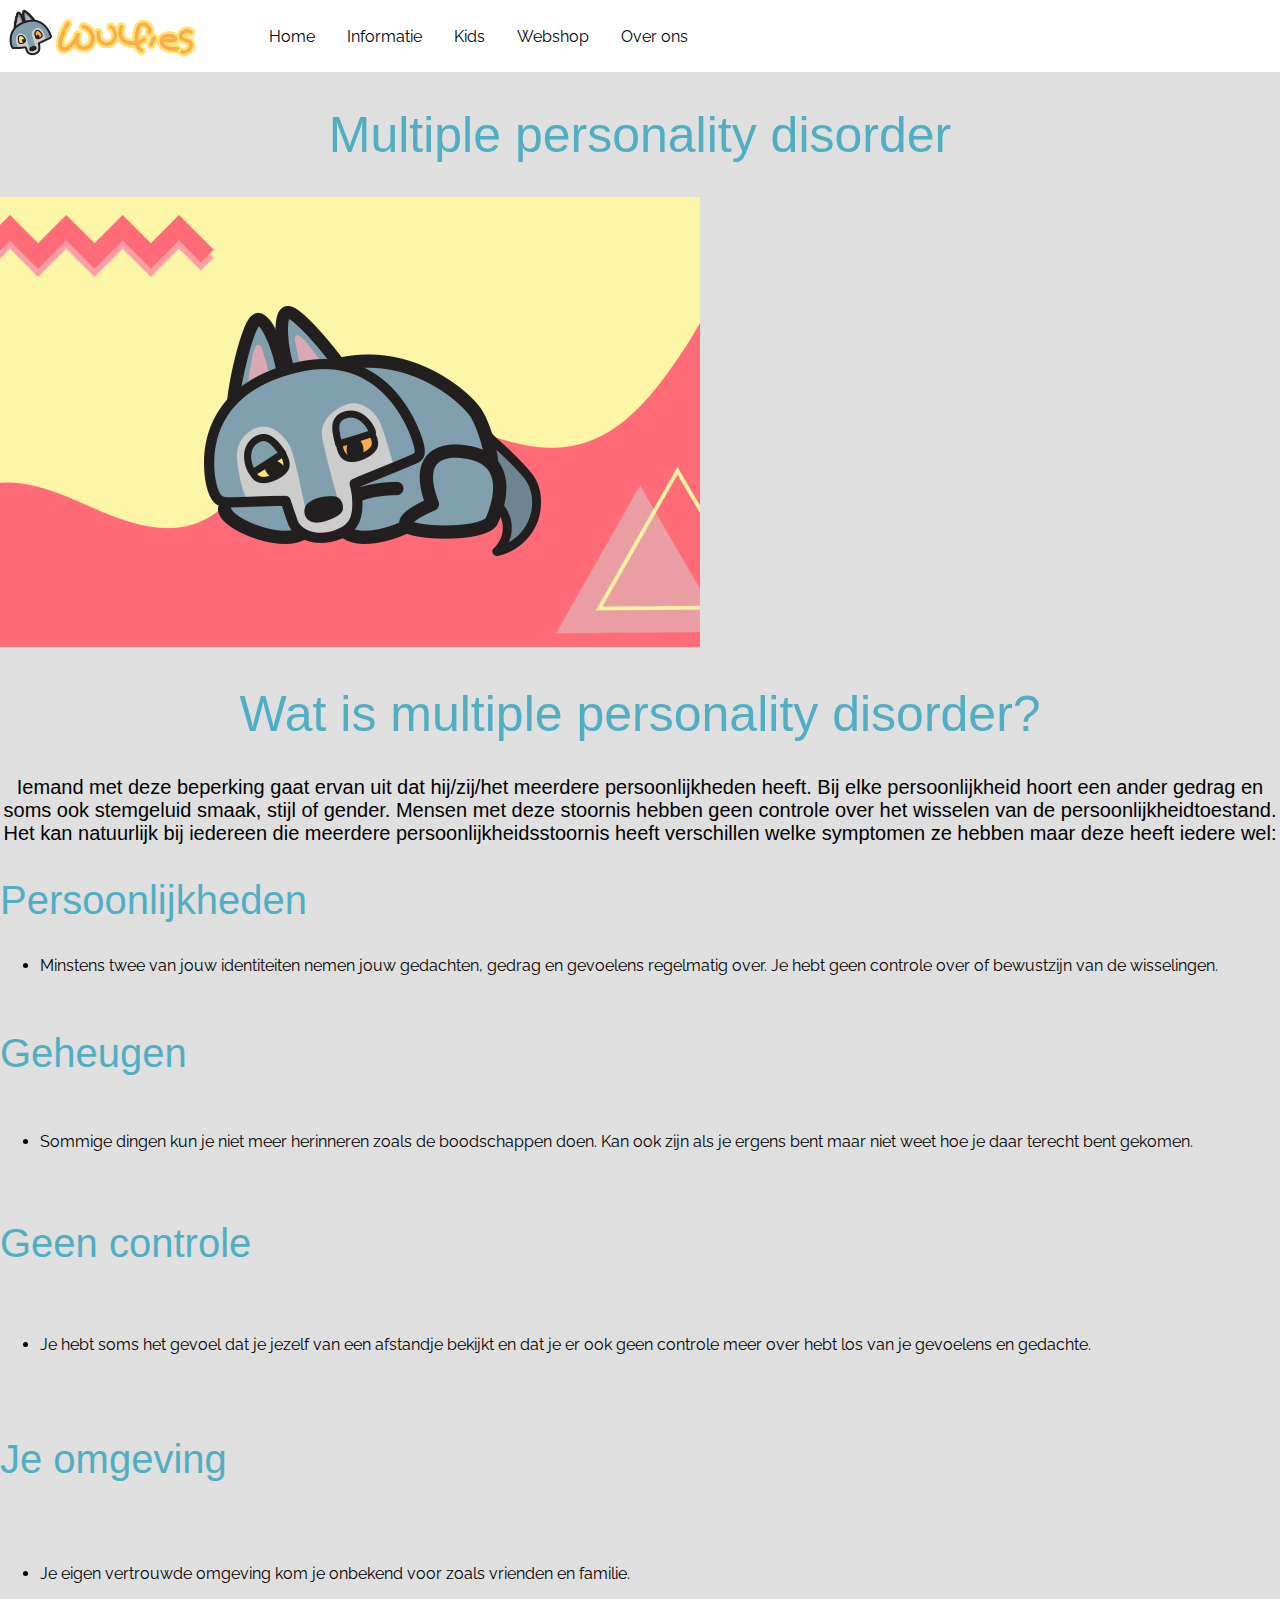
<file: beperkingen/mpd.html>
<!DOCTYPE html>
<html>

<head>
    <meta name="viewport" content="width=device-width, initial-scale=1.0">
    <link rel="stylesheet" href="/header/background_styles.CSS">
    <link rel="stylesheet" href="/beperkingen/autisme.css">
    <script src="/header/script.js" defer></script>
    <title>Responsive Navbar</title>
</head>

<body>
    <nav class="navbar">
        <div class="brand-title"><img src="/afbeelidingen/nieuwlog.png" class="logo" alt=""></div>
        <a href="#" class="toggle-button">
            <span class="bar"></span>
            <span class="bar"></span>
            <span class="bar"></span>
        </a>
        <div class="navbar-links">
            <ul>
                <li><a href="#">Home</a></li>
                <li><a href="#">Informatie</a></li>
                <li><a href="#">Kids</a></li>
                <li><a href="#">Webshop</a></li>
                <li><a href="#">Over ons</a></li>
            </ul>
        </div>
    </nav>

    <div>
        <h1>Multiple personality disorder</h1>

        <img style="text-align: center;" src="/afbeelidingen/Wulfies-.jpg" alt="" class="afb-beperkingen">
        <h1>Wat is multiple personality disorder?</h1>
        <p> Iemand met deze beperking gaat ervan uit dat hij/zij/het meerdere persoonlijkheden heeft. Bij elke persoonlijkheid hoort een ander gedrag en soms ook stemgeluid smaak, stijl of gender. Mensen met deze stoornis hebben geen controle over het wisselen
            van de persoonlijkheidtoestand. Het kan natuurlijk bij iedereen die meerdere persoonlijkheidsstoornis heeft verschillen welke symptomen ze hebben maar deze heeft iedere wel:
        </p>
    </div>
    <div class="sociale-interactie">
        <h2>Persoonlijkheden</h2>
        <ul>
            <li>Minstens twee van jouw identiteiten nemen jouw gedachten, gedrag en gevoelens regelmatig over. Je hebt geen controle over of bewustzijn van de wisselingen.</li>
        </ul>
    </div>
    <div class="communicatie">
        <h3 class="titel2">Geheugen</h3>
        <ul>
            <li>Sommige dingen kun je niet meer herinneren zoals de boodschappen doen. Kan ook zijn als je ergens bent maar niet weet hoe je daar terecht bent gekomen.</li>

        </ul>
    </div>
    <div class="andere">
        <h4>Geen controle</h4>
        <ul>
            <li>Je hebt soms het gevoel dat je jezelf van een afstandje bekijkt en dat je er ook geen controle meer over hebt los van je gevoelens en gedachte.</li>

        </ul>
    </div>

    <div class="omgaan">
        <h5> Je omgeving</h5>
        <ul>
            <li>Je eigen vertrouwde omgeving kom je onbekend voor zoals vrienden en familie.</li>

        </ul>
    </div>




</body>

</html>
</file>
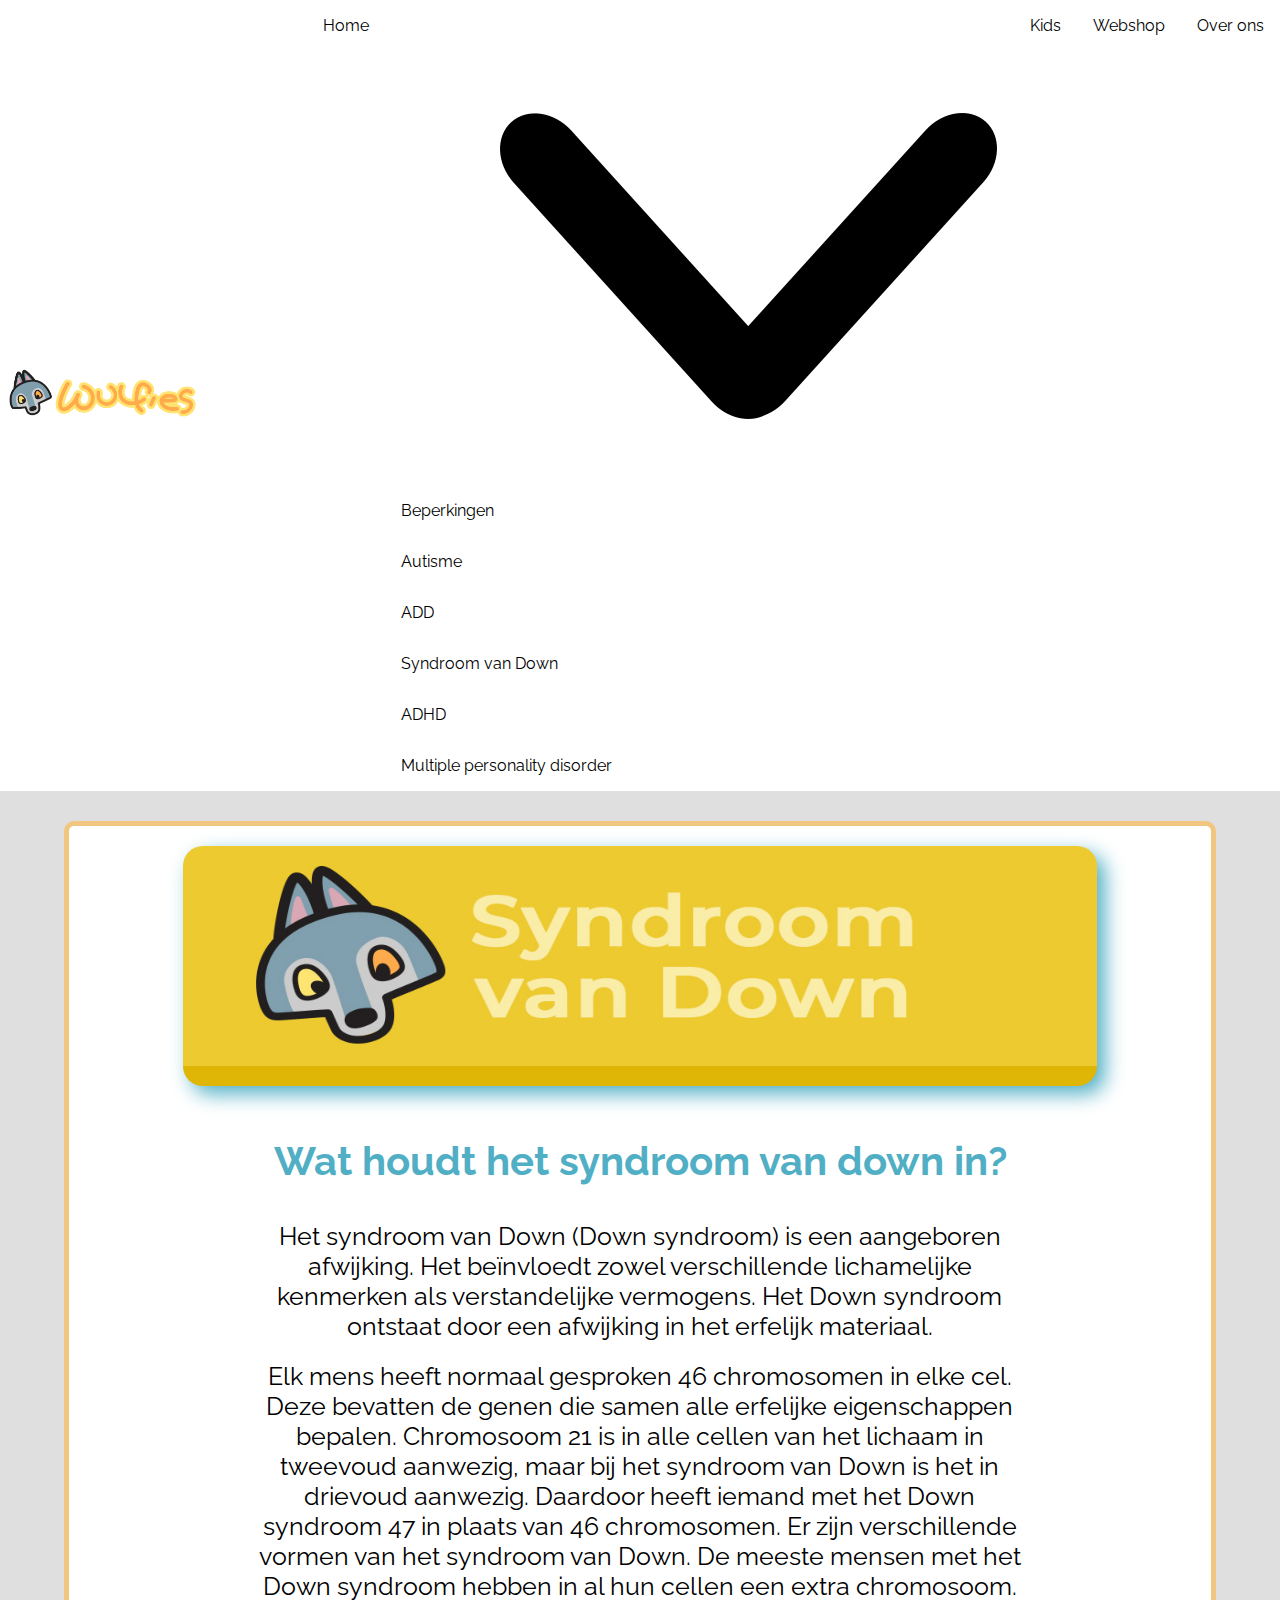
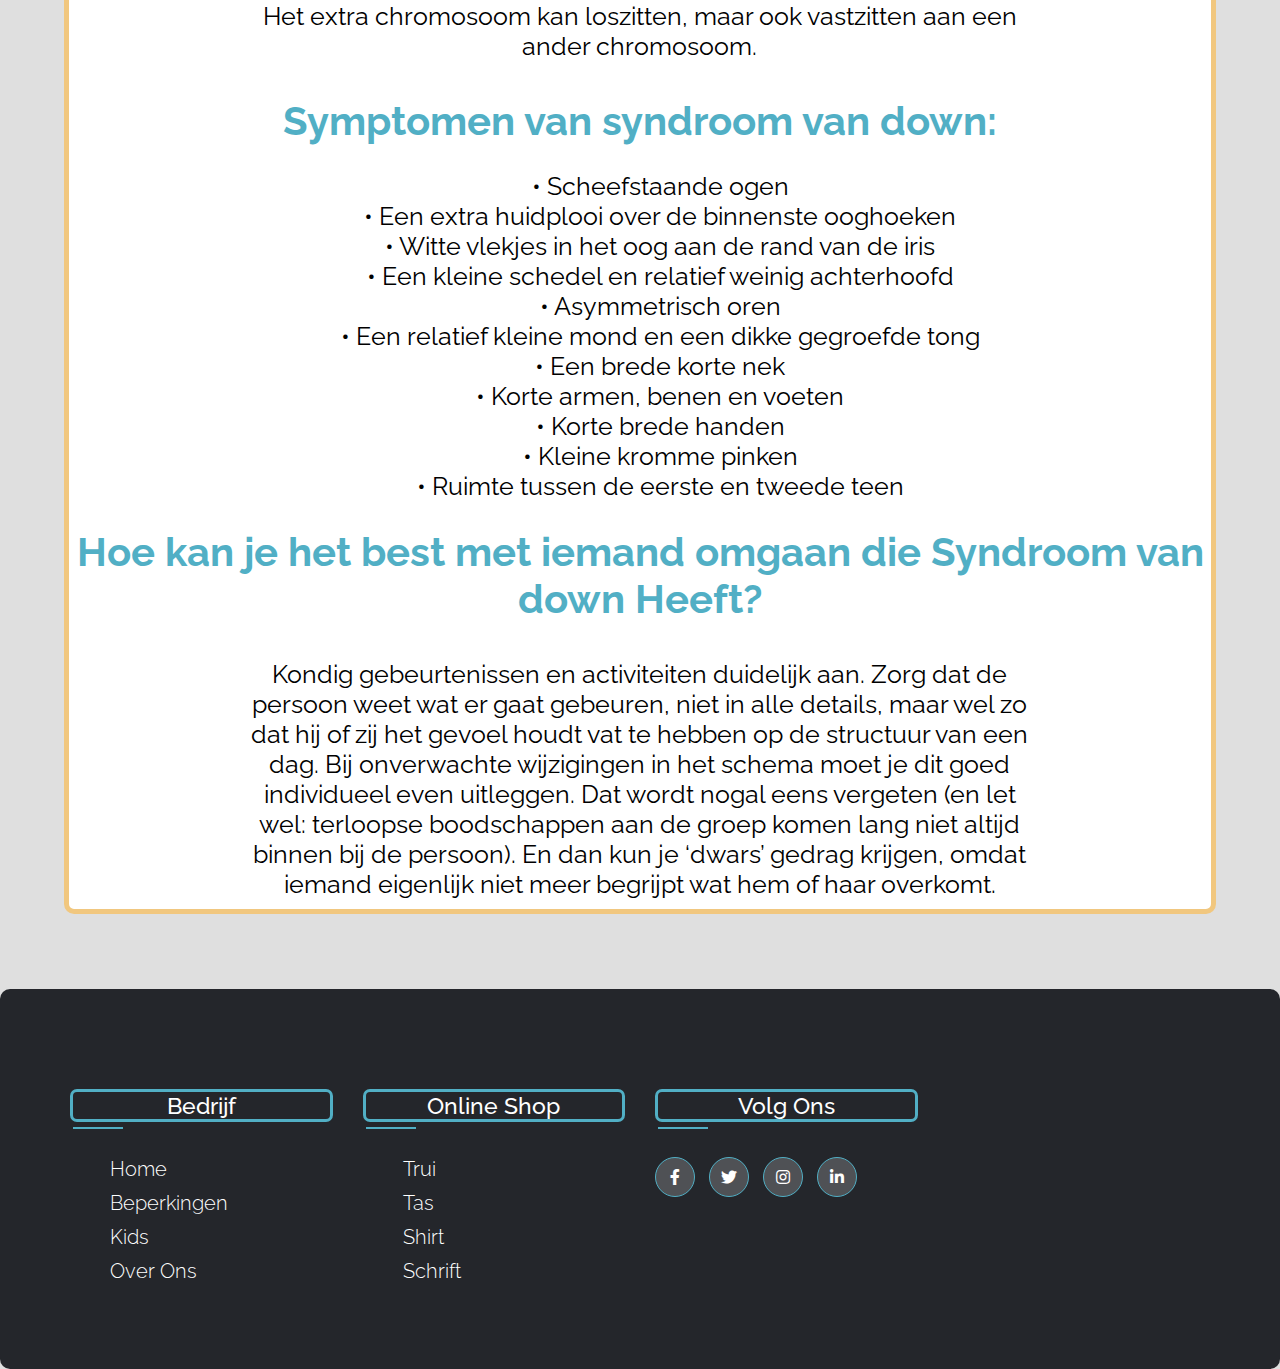
<file: beperkingen/SVD.html>
<!DOCTYPE html>
<html lang="en">
<head>
    <meta charset="UTF-8">
    <meta http-equiv="X-UA-Compatible" content="IE=edge">
    <meta name="viewport" content="width=device-width, initial-scale=1.0">
    <link rel="stylesheet" href="/beperkingen/ADHD.css">
    <link rel="stylesheet" href="/header/background_styles.CSS">
    <link rel="stylesheet" type="text/css" href="https://cdnjs.cloudflare.com/ajax/libs/font-awesome/5.15.1/css/all.min.css">
    <script src="/header/script.js" defer></script>
    <title>Syndroom van Down</title>
</head>
<body>
    <nav class="navbar">
        <div class="brand-title"><img src="/afbeelidingen/nieuwlog.png"class="logo" alt=""></div>
        <a href="#" class="toggle-button">
          <span class="bar"></span>
          <span class="bar"></span>
          <span class="bar"></span>
        </a>
        <div class="navbar-links">
          <ul>
            <li><a href="/Homepage/home.html">Home</a></li>
            <li class="dropdown" >
                <a href="#" class="dropbtn">Beperkingen <img src="/afbeelidingen/arrow.png"  class="afb-dropdown"alt=""></a>
                <div class="dropdown-content">
                  <a href="/beperkingen/Autisme.html">Autisme</a>
                  <a href="/beperkingen/ADD.html">ADD</a>
                  <a href="/beperkingen/SVD.html">Syndroom van Down</a>
                  <a href="/beperkingen/ADHD.html">ADHD</a>
                  <a href="/beperkingen/mpd.html">Multiple personality disorder</a>
                </div>
              </li>
            <li><a href="/Video&webshop/video.html">Kids</a></li>
            <li><a href="/Video&webshop/webshop.html">Webshop</a></li>
            <li><a href="/about_us/about.html">Over ons</a></li>
          </ul>
        </div>
      </nav>
      <div class="adhd">
        <img class="headfoto" src="/headerfotos/syndroom.jpg" alt="">
        <h1>Wat houdt het syndroom van down in?</h1>
        <p style="width: 70%; text-align: center; margin: auto;">Het syndroom van Down (Down syndroom) is een aangeboren afwijking. Het beïnvloedt zowel verschillende lichamelijke kenmerken als verstandelijke vermogens. Het Down syndroom ontstaat door een afwijking in het erfelijk materiaal.  
        </p>
        <p style="width: 70%; text-align: center; margin: auto;">Elk mens heeft normaal gesproken 46 chromosomen in elke cel. Deze bevatten de genen die samen alle erfelijke eigenschappen bepalen. Chromosoom 21 is in alle cellen van het lichaam in tweevoud aanwezig, maar bij het syndroom van Down is het in drievoud aanwezig. Daardoor heeft iemand met het Down syndroom 47 in plaats van 46 chromosomen. Er zijn verschillende vormen van het syndroom van Down. De meeste mensen met het Down syndroom hebben in al hun cellen een extra chromosoom. Het extra chromosoom kan loszitten, maar ook vastzitten aan een ander chromosoom.
        </p>
        <h1>Symptomen van syndroom van down:</h1>
        <ul style="font-size: 25px;">
          <li>•	Scheefstaande ogen </li>
          <li>•	Een extra huidplooi over de binnenste ooghoeken</li>
          <li>•	Witte vlekjes in het oog aan de rand van de iris</li>
          <li>•	Een kleine schedel en relatief weinig achterhoofd </li>
          <li>•	Asymmetrisch oren </li>
          <li>•	Een relatief kleine mond en een dikke gegroefde tong</li>
          <li>•	Een brede korte nek </li>
          <li>•	Korte armen, benen en voeten </li>
          <li>•	Korte brede handen</li>
          <li>•	Kleine kromme pinken</li>
          <li>•	Ruimte tussen de eerste en tweede teen</li>
        </ul>
        <h1>Hoe kan je het best met iemand omgaan die Syndroom van down Heeft? 

        </h1>
        <p style="width: 70%; text-align: center; margin: auto;">Kondig gebeurtenissen en activiteiten duidelijk aan. Zorg dat de persoon weet wat er gaat gebeuren, niet in alle details, maar wel zo dat hij of zij het gevoel houdt vat te hebben op de structuur van een dag. Bij onverwachte wijzigingen in het schema moet je dit goed individueel even uitleggen. Dat wordt nogal eens vergeten (en let wel: terloopse boodschappen aan de groep komen lang niet altijd binnen bij de persoon). En dan kun je ‘dwars’ gedrag krijgen, omdat iemand eigenlijk niet meer begrijpt wat hem of haar overkomt.
        </p>


        </div>
      
      <footer class="footer">
        <div class="container">
          <div class="row">
            <div class="footer-col">
              <h4>Bedrijf</h4>
              <ul>
                <li><a href="/Homepage/home.html">Home</a></li>
                <li><a href="/about_us/about.html">Beperkingen</a></li>
                <li><a href="/Video&webshop/video.html">Kids</a></li>
                <li><a href="/about_us/about.html">Over Ons</a></li>
                
              </ul>
            </div>
            
            <div class="footer-col">
              <h4>online shop</h4>
              <ul>
                <li><a href="#">Trui</a></li>
                <li><a href="#">Tas</a></li>
                <li><a href="#">Shirt</a></li>
                <li><a href="#">Schrift</a></li>
              </ul>
            </div>
            <div class="footer-col">
              <h4>Volg Ons</h4>
              <div class="social-links">
                <a href="#"><i class="fab fa-facebook-f"></i></a>
                <a href="#"><i class="fab fa-twitter"></i></a>
                <a href="#"><i class="fab fa-instagram"></i></a>
                <a href="#"><i class="fab fa-linkedin-in"></i></a>
              </div>
            </div>
          </div>
        </div>
     </footer>
     
    
</body>
</html>
</file>
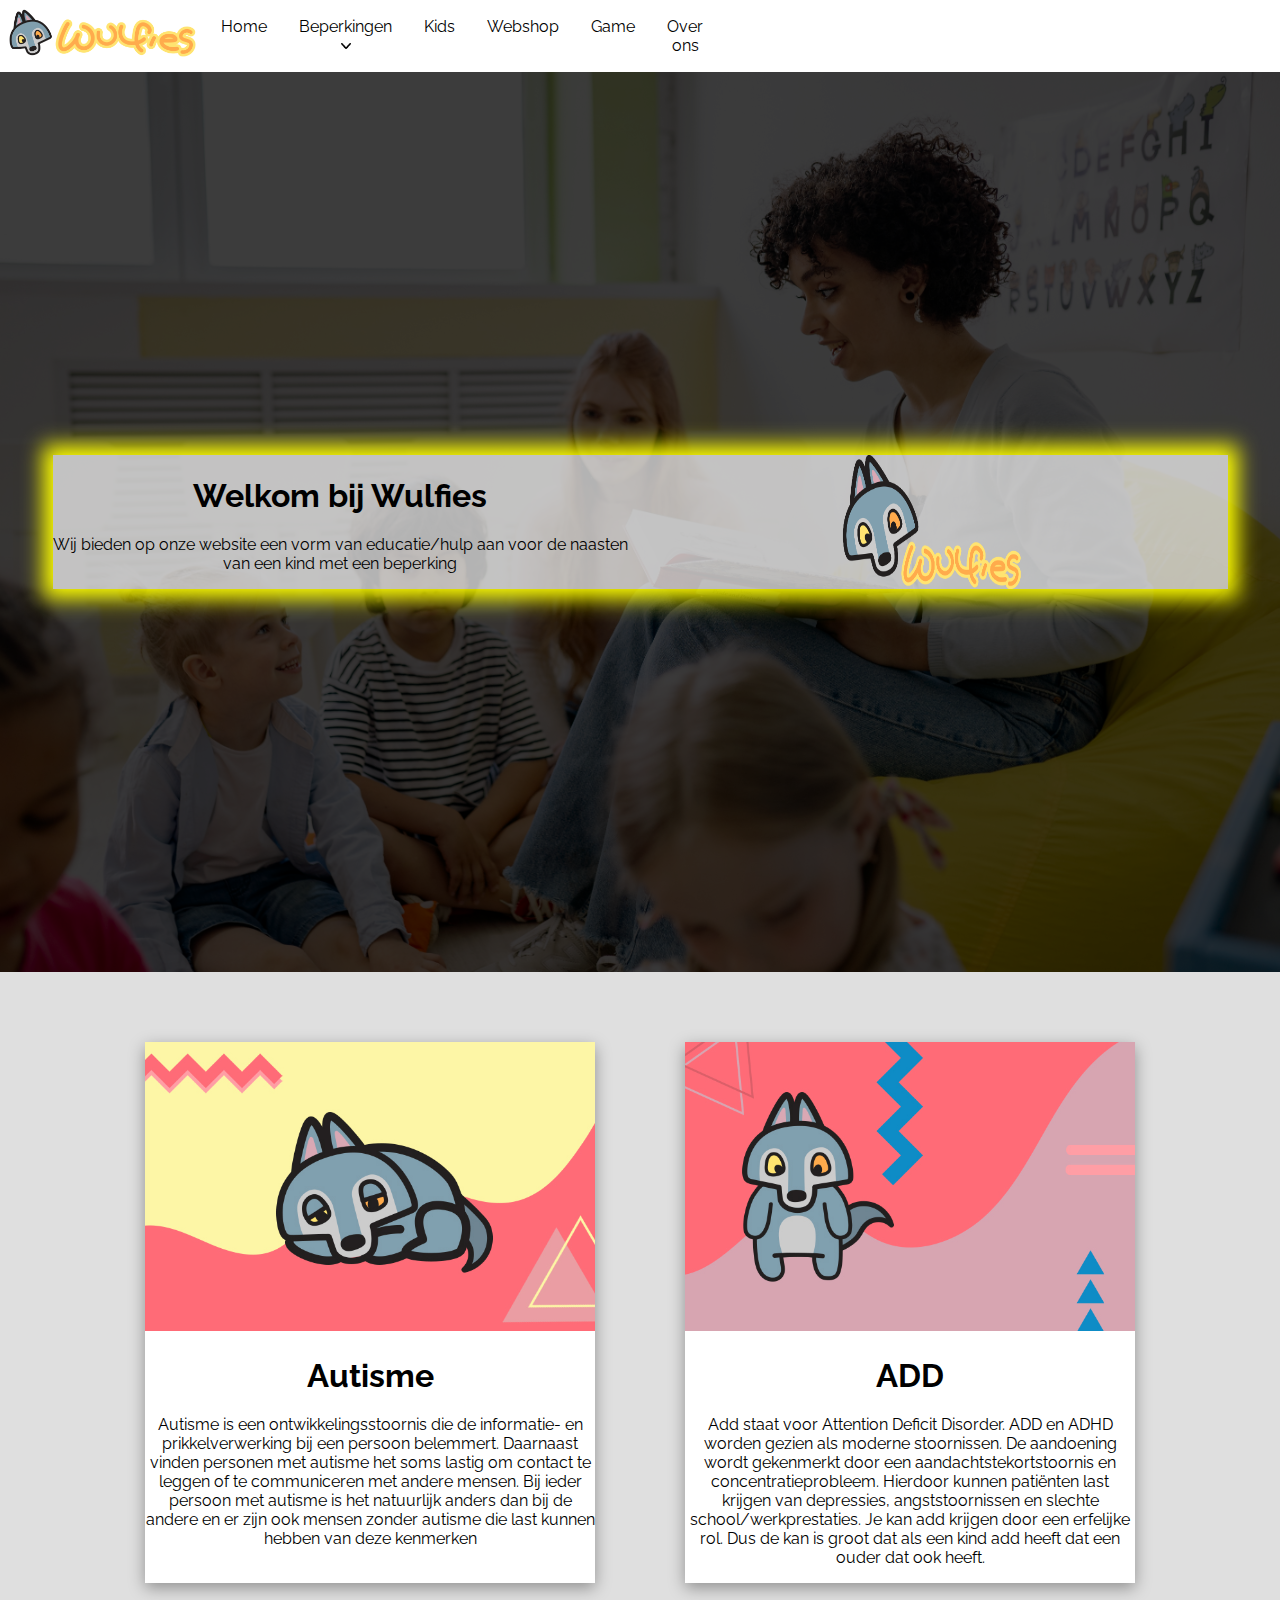
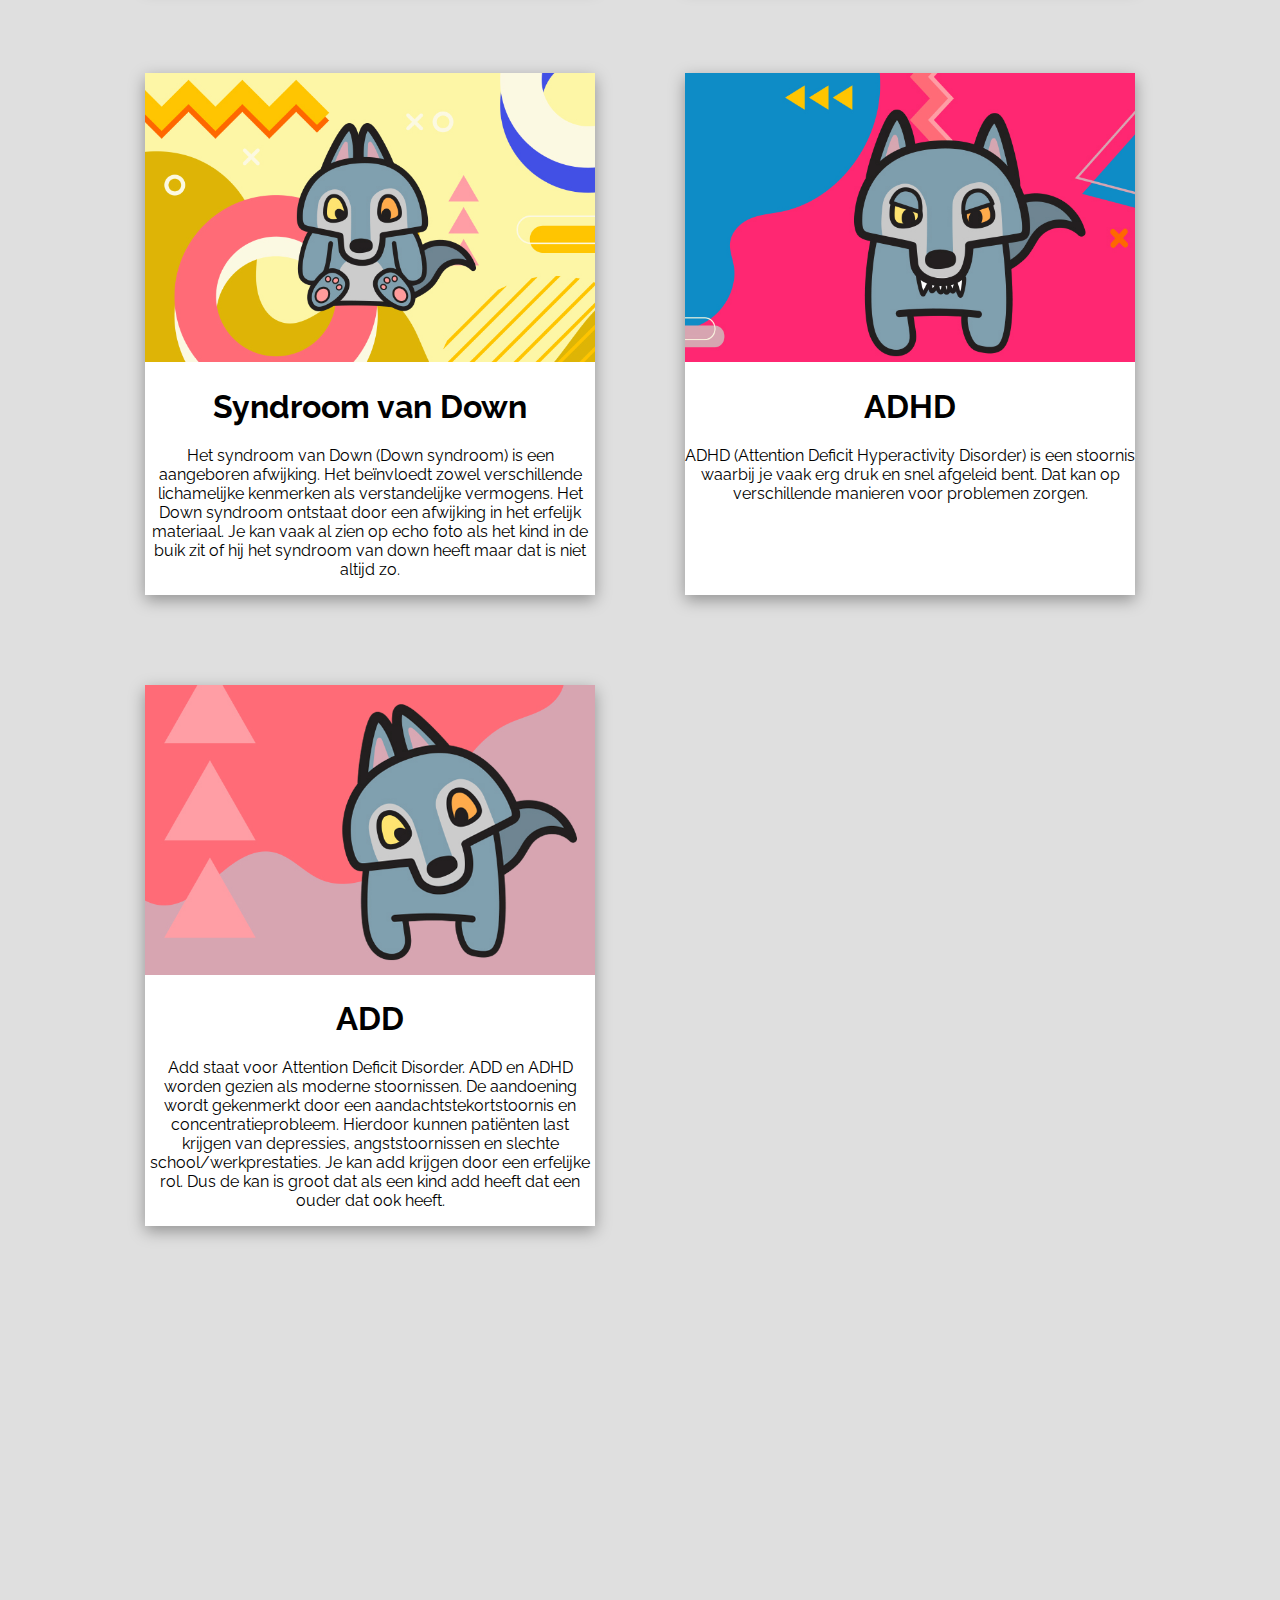
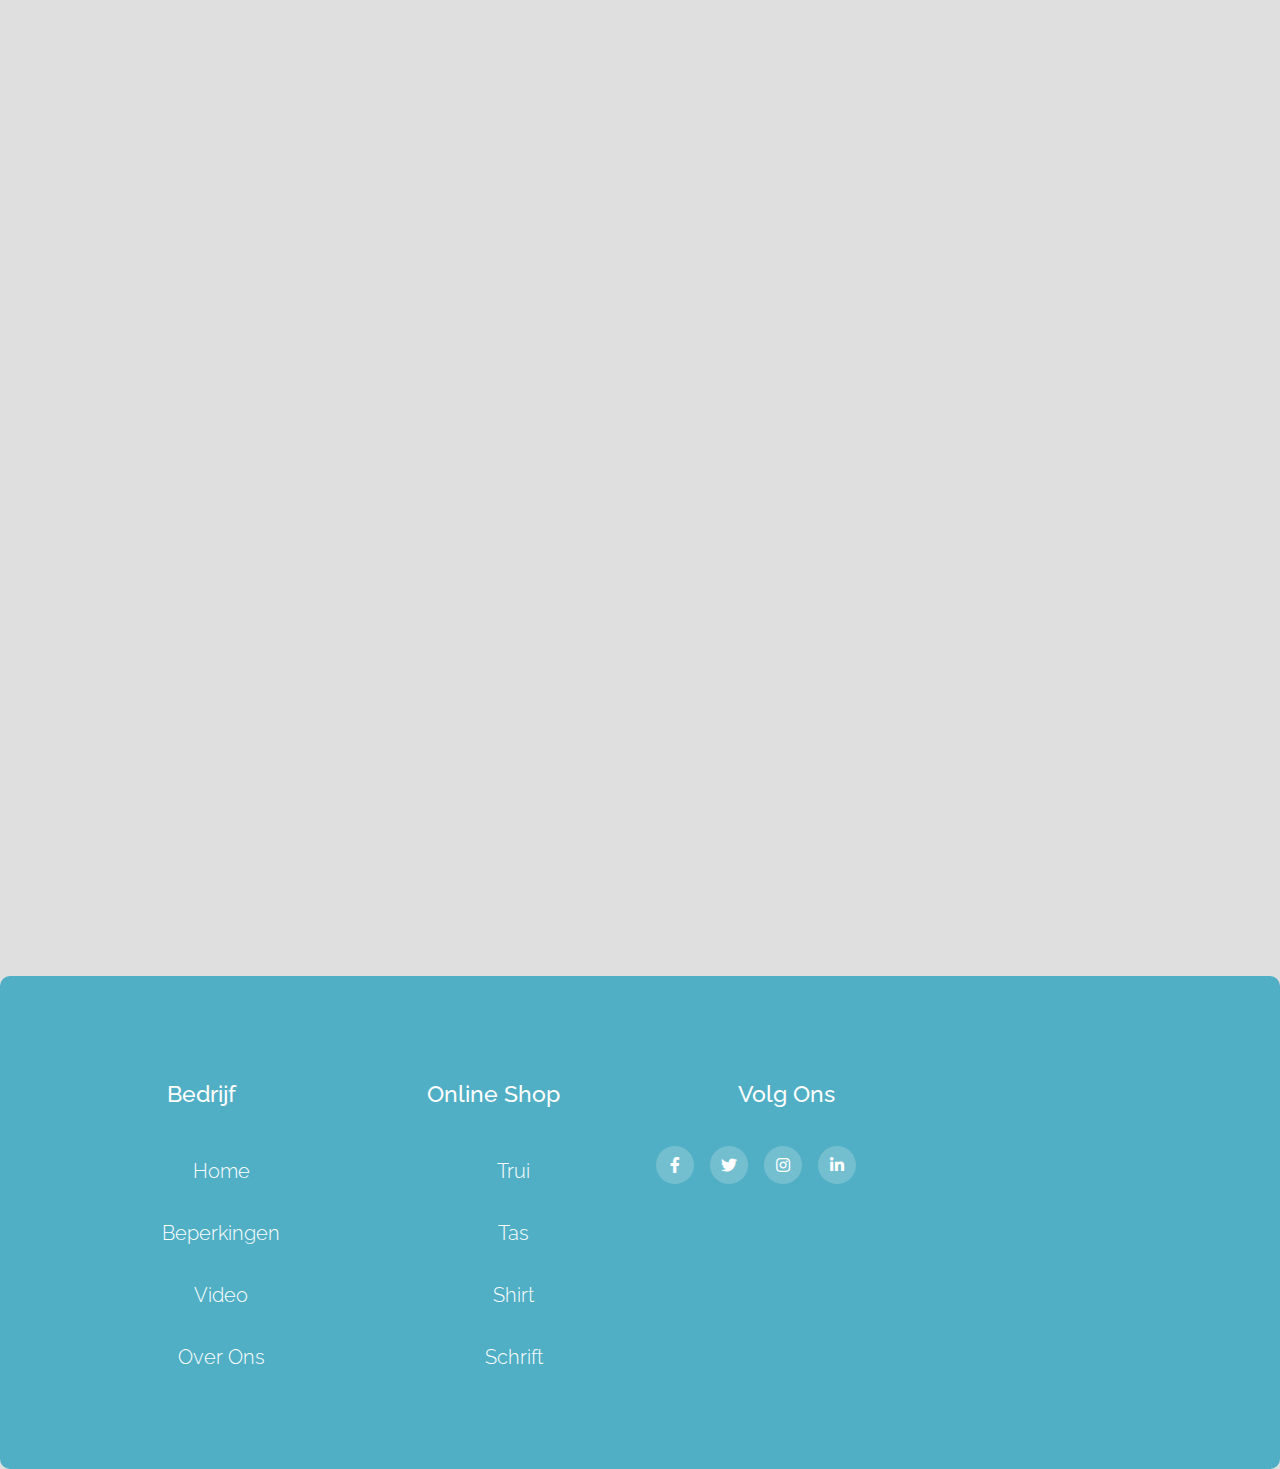
<file: Homepage/home.html>
<!DOCTYPE html>
<html>
    <head>
      <meta name="viewport" content="width=device-width, initial-scale=1.0">
      <link rel="stylesheet" href="../header/background_styles.CSS">
      <link rel="stylesheet" href="../Homepage/homepage.css">
      <link rel="stylesheet" href="../header/styles.CSS">
      <script src="../header/script.js" defer></script>
      <title>Homepage Wulfies</title>
    </head>
    
    <nav class="navbar">
      <div class="brand-title"><img src="../afbeelidingen/nieuwlog.png"class="logo" alt=""></div>
      <a href="#" class="toggle-button">
        <span class="bar"></span>
        <span class="bar"></span>
        <span class="bar"></span>
      </a>
      <div class="navbar-links">
        <ul>
          <li><a href="../Homepage/home.html">Home</a></li>
           <li class="dropdown" >
              <a href="#" class="dropbtn">Beperkingen <img src="../afbeelidingen/arrow.png"  class="afb-dropdown"alt=""></a>
              <div class="dropdown-content">
                <a href="../beperkingen/Autisme.html">Autisme</a>
                <a href="../beperkingen/ADD.html">ADD</a>
                <a href="../beperkingen/SVD.html">Syndroom van Down</a>
                <a href="../beperkingen/ADHD.html">ADHD</a>
                <a href="../beperkingen/mpd.html">Multiple personality disorder</a>
              </div>
          </li>
          <li>  <a href="../Video&webshop/video.html">Kids</a></li>
          <li><a href="../Video&webshop/webshop.html">Webshop</a></li>
          <li><a href="../game/index.html">Game</a></li>
          <li><a href="../about_us/about.html">Over ons</a></li>
        </ul>
      </div>
    </nav>
    <body>
    <section class="begin">
      <div class="infobegin">
        <div>
          <h1>Welkom bij Wulfies</h1>
          <p>Wij bieden op onze website een vorm van educatie/hulp aan voor de naasten <br>van een kind met een beperking </p>
        </div>
        <img src="../afbeelidingen/Log wulf.png" alt="" style="width: 600px;">
      </div>

    </section>
    <section>
      <div class="helesec">
        <div class="eerstekop">
          <img src="../afbeelidingen/Wulfies-.jpg" alt="" style="width: 100%;">
          <h1 style="text-align: center;">Autisme</h1>
          <p class="tekst-beperking">Autisme is een ontwikkelingsstoornis die de informatie- en prikkelverwerking bij een persoon belemmert. Daarnaast vinden personen met autisme het soms lastig om contact te leggen of te communiceren met andere mensen.
            Bij ieder persoon met autisme is het natuurlijk anders dan bij de andere en er zijn ook mensen zonder autisme die last kunnen hebben van deze kenmerken</p>

        </div>
        <div class="eerstekop">
          <img src="../afbeelidingen/Wulfies-1.jpg" alt="" style="width: 100%;">
          <h1 style="text-align: center;">ADD</h1>
          <p class="tekst-beperking">Add staat voor Attention Deficit Disorder. ADD en ADHD worden gezien als moderne stoornissen. De aandoening wordt gekenmerkt door een aandachtstekortstoornis en concentratieprobleem. Hierdoor kunnen patiënten last krijgen van depressies, angststoornissen en slechte school/werkprestaties. 
            Je kan add krijgen door een erfelijke rol. Dus de kan is groot dat als een kind add heeft dat een ouder dat ook heeft. 
            </p>
        </div>
        <div class="eerstekop">
          <img src="../afbeelidingen/Wulfies-3.jpg" alt="" style="width: 100%;">
          <h1 style="text-align: center;">Syndroom van Down</h1>
          <p class="tekst-beperking">Het syndroom van Down (Down syndroom) is een aangeboren afwijking. Het beïnvloedt zowel verschillende lichamelijke kenmerken als verstandelijke vermogens. Het Down syndroom ontstaat door een afwijking in het erfelijk materiaal. Je kan vaak al zien op echo foto als het kind in de buik zit of hij het syndroom van down heeft maar dat is niet altijd zo.</p>
        </div>
        <div class="eerstekop">
          <img src="../afbeelidingen/Wulfies-4.jpg" alt="" style="width: 100%;">
          <h1 style="text-align: center;">ADHD</h1>
          <p class="tekst-beperking">ADHD (Attention Deficit Hyperactivity Disorder) is een stoornis waarbij je vaak erg druk en snel afgeleid bent.
            Dat kan op verschillende manieren voor problemen zorgen.</p>
        </div>
        <div class="eerstekop">
          <img src="../afbeelidingen/Wulfies-5.jpg" alt="" style="width: 100%;">
          <h1 style="text-align: center;">ADD</h1>
          <p class="tekst-beperking">Add staat voor Attention Deficit Disorder. ADD en ADHD worden gezien als moderne stoornissen. De aandoening wordt gekenmerkt door een aandachtstekortstoornis en concentratieprobleem. Hierdoor kunnen patiënten last krijgen van depressies, angststoornissen en slechte school/werkprestaties. 
            Je kan add krijgen door een erfelijke rol. Dus de kan is groot dat als een kind add heeft dat een ouder dat ook heeft. 
            </p>
        </div>
      </div>
      
        
    </section>







   
    </body>

    <footer class="footer">
      <div class="container">
        <div class="row">
          <div class="footer-col">
            <h4>Bedrijf</h4>
            <ul>
              <li><a href="../Homepage/home.html">Home</a></li>
              <li><a href="../about_us/about.html">Beperkingen</a></li>
              <li><a href="../Video&webshop/video.html">Video</a></li>
              <li><a href="../about_us/about.html">Over Ons</a></li>
              <link rel="stylesheet" type="text/css" href="https://cdnjs.cloudflare.com/ajax/libs/font-awesome/5.15.1/css/all.min.css">
              
            </ul>
          </div>
          
          <div class="footer-col">
            <h4>online shop</h4>
            <ul>
              <li><a href="#">Trui</a></li>
              <li><a href="#">Tas</a></li>
              <li><a href="#">Shirt</a></li>
              <li><a href="#">Schrift</a></li>
            </ul>
          </div>
          <div class="footer-col">
            <h4>Volg Ons</h4>
            <div class="social-links">
              <a href="#"><i class="fab fa-facebook-f"></i></a>
              <a href="#"><i class="fab fa-twitter"></i></a>
              <a href="#"><i class="fab fa-instagram"></i></a>
              <a href="#"><i class="fab fa-linkedin-in"></i></a>
            </div>
          </div>
        </div>
      </div>
   </footer>
</html>
</file>
<file: header/background_styles.CSS>
@import url('https://fonts.googleapis.com/css?family=Raleway');

* {
    font-family: Raleway;
}

html {
    background-color: #DFDFDF;
}
</file>
<file: header/styles.CSS>
* {
    box-sizing: border-box;
}

body {
    margin: 0;
    padding: 0;
}
.logo{
    width: 120;
    height: 50px;
}

.navbar {
    display: flex;
    position: relative;
    justify-content: space-between;
    align-items: center;
    background-color: rgb(255, 255, 255);
    color: rgb(0, 0, 0);
}

.brand-title {
    font-size: 1.5rem;
    margin: .5rem;
}

.navbar-links {
    margin-right: 45%;
}

.navbar-links ul {
    display: flex;
    margin: 0;
    padding: 0;
}

.navbar-links li {
    list-style: none;
}

.navbar-links li a {
    display: block;
    text-decoration: none;
    color: rgb(0, 0, 0);
    padding: 1rem;
}
.navbar-links li a:hover {
    display: block;
    text-decoration: none;
    color: #51AFC5;
    padding: 1rem;
    border-bottom: #51AFC5 5px solid;
}




.toggle-button {
    position: absolute;
    top: 1.40rem;
    right: 1rem;
    display: none;
    flex-direction: column;
    justify-content: space-between;
    width: 30px;
    height: 21px;
}

.toggle-button .bar {
    height: 3px;
    width: 100%;
    background-color: #51AFC5;
    border-radius: 10px;
}
.footer{
    background-color: #51AFC5;
    margin-top: 100%;
}
.bovenfooter{
    margin-left: 5%;
    
    
    
}
.btn-bovenfooter{
    margin-right: 7%;  
    margin-top: 3.5%;
    
}
.onderstefooter{
    margin-left: 50%;
    margin-top: -1%;
    padding-bottom: 3%;
    
   
}
.btn-onderstefooter{
    
    
       
}

























.btnfooter-style{
    background-color: transparent;
    border: none;
    color: white;
    font-size: 16px;
    
}

@media (max-width: 800px) {
    .navbar {
        flex-direction: column;
        align-items: flex-start;
    }

    .toggle-button {
        display: flex;
    }

    .navbar-links {
        display: none;
        width: 100%;
        background-color: rgba(255, 254, 254, 0.959);
    }

    .navbar-links ul {
        width: 100%;
        flex-direction: column;
    }

    .navbar-links ul li {
        text-align: center;
    }

    .navbar-links ul li a {
        padding: .5rem 1rem;
    }

    .navbar-links.active {
        display: flex;
    }
    .video1{
        background-color: #51AFC5;
        margin: 25px;
        border-radius: 25px;
    }
    .footer{
        background-color: #51AFC5;
        margin-top: 100%;
    }
    
    .bovenfooter{
        margin-left: 5%;
        
        
    }
    .btn-bovenfooter{
        margin-right: 19%;
        margin-top: 5%;
        
    }
    .onderstefooter{
        margin-left: 17.5%;
        margin-top: 5%;
        padding-bottom: 5%;
       
    }
    .btn-onderstefooter{
       
    }
    .btn-webshop{
        margin-right: 27%;
    }
    .btn-kids{
        margin-right: 20%;
    }
    .btnfooter-style{
        background-color: transparent;
        border: none;
        color: white;
    }

}
</file>
<file: Video&webshop/web.CSS>
* {
    box-sizing: border-box;
}

body {
    margin: 0;
    padding: 0;
}
.logo{
    width: 120;
    height: 50px;
}
.webh{
  display: flex;
  justify-content: space-between;
  padding: 20px;
}
.startweb{
  box-shadow: rgba(0, 0, 0, 0.35) 0px 5px 15px;
}
.hoofdweb{
  display: flex;
    justify-content: center;
    background-color: white;
    width: 50%;
    margin-left: auto;
    margin-right: auto;
    margin-bottom: 50px;
    margin-top: 50px;
}


.navbar {
    display: flex;
    position: relative;
    justify-content: space-between;
    align-items: center;
    background-color: rgb(255, 255, 255);
    color: rgb(0, 0, 0);
}

.brand-title {
    font-size: 1.5rem;
    margin: .5rem;
}

.tekst-beperking{
  margin-top: 3%;
  text-align: center;
  

}
.merge{
  width: 100%;
  
  justify-content: center;
  text-align: center;
  background-color: white;
  box-shadow: rgba(0, 0, 0, 0.35) 0px 5px 15px;
  margin-top: 20px;
  font-size: 22px;
  font-weight: 200;
  align-items: center;
    text-align: center;
    justify-content: center;
    display: grid;
}

.eerstekop{
background-color: white;

box-shadow: rgba(0, 0, 0, 0.35) 0px 5px 15px;

}
.helesec{
display: grid;
grid-template-columns: 1fr 1fr 1fr;
justify-content: center;
grid-gap: 50px;
padding: 70px;
}

.navbar-links {
    
}
li a, .dropbtn {
    display: inline-block;
    color: white;
    text-align: center;
    padding: 14px 16px;
    text-decoration: none;
  }
  
  li a:hover, .dropdown:hover .dropbtn {
    background-color: rgba(126, 126, 126, 0.256);
    border-radius: 10px;
  }
  
  li.dropdown {
    display: inline-block;
  }
  
  .dropdown-content {
    display: none;
    position: absolute;
    background-color: #f9f9f9;
    min-width: 160px;
    box-shadow: 0px 8px 16px 0px rgba(0,0,0,0.2);
    z-index: 1;
  }
  
  .dropdown-content a {
    color: black;
    padding: 12px 16px;
    text-decoration: none;
    display: block;
    text-align: center;
  }
  
  .dropdown-content a:hover {
      background-color: #f1f1f1;
      
    
    }
  
  .dropdown:hover .dropdown-content {
    display: block;
  }
  .afb-dropdown{
    width: 10px;
    height: auto;
}

.navbar-links ul {
    display: flex;
    margin: 0;
    padding: 0;
}

.navbar-links li {
    list-style: none;
}

.navbar-links li a {
    display: block;
    text-decoration: none;
    color: rgb(0, 0, 0);
    padding: 1rem;
}
.navbar-links li a:hover {
    display: block;
    text-decoration: none;
    color: #51AFC5;
    padding: 1rem;
    border-bottom: #51AFC5 5px solid;
}




.toggle-button {
    position: absolute;
    top: 1.40rem;
    right: 1rem;
    display: none;
    flex-direction: column;
    justify-content: space-between;
    width: 30px;
    height: 21px;
}

.toggle-button .bar {
    height: 3px;
    width: 100%;
    background-color: #51AFC5;
    border-radius: 10px;
}

.container{
	max-width: 1170px;
	margin:auto;
}
.row{
	display: flex;
	flex-wrap: wrap;
}
ul{
	list-style: none;
}
.footer{
	background-color: #24262b;
    padding: 70px 0;
    border-radius: 10px;
    margin-top: 75px;
}
.footer-col{
   width: 25%;
   padding: 0 15px;
}
.footer-col h4{
	font-size: 23px;
	color: #ffffff;
	text-transform: capitalize;
	margin-bottom: 35px;
	font-weight: 500;
	position: relative;
    border: 3px solid #51AFC5;
    border-radius: 7px;
    text-align: center;
}
.footer-col h4::before{
	content: '';
	position: absolute;
	left:0;
	bottom: -10px;
	background-color: #51AFC5;
	height: 2px;
	box-sizing: border-box;
	width: 50px;
}
.footer-col ul li:not(:last-child){
	margin-bottom: 10px;
}
.footer-col ul li a{
	font-size: 20px;
	text-transform: capitalize;
	color: #ffffff;
	text-decoration: none;
	font-weight: 300;
	color: #ffffff;
	display: block;
	transition: all 0.5;
}
.footer-col ul li a:hover{
	color: #ffffff;
	padding-left: 8px;
    color: #51AFC5;
}
.footer-col .social-links a{
	display: inline-block;
	height: 40px;
	width: 40px;
	background-color: rgba(255,255,255,0.2);
	margin:0 10px 10px 0;
	text-align: center;
	line-height: 40px;
	border-radius: 50%;
	color: #ffffff;
	transition: all 0.3s ease;
    border: 1px solid #51AFC5;
}
.footer-col .social-links a:hover{
	color: #51AFC5;
	background-color: #ffffff;
    padding-top: 0.1rem;
}

.trui{
    border: solid #EFC57B 5px;
    border-radius: 12px;
    text-align: center;
    margin: 10px;
}
.fottrui{
    width: 100%;
    padding: 20px;
    border-radius: 35px;
    
}
.bestel{
    background-color: #51AFC5;
    
    height: 50px;
    font-size: 22px;
    
    border-radius: 50px;
    color: white;

}
.bestel:hover {
    padding-bottom: 0.3rem;
    cursor: pointer;
    color: white;
    
    
}
.webshop{
    display: grid;
    grid-template-columns: 1fr 1fr 1fr;
}
.navbar-links{
    
}
.navbar{
    display: flex;
    

}







@media (max-width: 600px) {

    li a, .dropbtn {
        display: inline-block;
        color: white;
        text-align: center;
        padding: 14px 16px;
        text-decoration: none;
      }

      .helesec{
        display: grid;
        grid-template-columns: 1fr;
        justify-content: center;
        grid-gap: 50px;
        padding: 70px;
        }
      
      li a:hover, .dropdown:hover .dropbtn {
        background-color: rgba(126, 126, 126, 0.256);
      }
      
      li.dropdown {
        display: inline-block;
      }
      
      .dropdown-content {
        display: none;
        position: absolute;
        background-color: #f9f9f9;
        min-width: 160px;
        box-shadow: 0px 8px 16px 0px rgba(0,0,0,0.2);
        z-index: 1;
      }
      
      .dropdown-content a {
        color: black;
        padding: 12px 16px;
        text-decoration: none;
        display: block;
        text-align: center;
      }
      
      .dropdown-content a:hover {background-color: #f1f1f1;}
      
      .dropdown:hover .dropdown-content {
        display: block;
      }
      .afb-dropdown{
          width: 10px;
          height: auto;
      }
    .navbar {
        flex-direction: column;
        align-items: flex-start;
    }
    .footer-col{
        width: 100%;
    }

    .toggle-button {
        display: flex;
    }

    .navbar-links {
        display: none;
        width: 100%;
        background-color: rgba(255, 254, 254, 0.959);
    }

    .navbar-links ul {
        width: 100%;
        flex-direction: column;
    }

    .navbar-links ul li {
        text-align: center;
    }

    .navbar-links ul li a {
        padding: .5rem 1rem;
    }

    .navbar-links.active {
        display: flex;
    }
    .trui{
        border: solid #EFC57B 5px;
        border-radius: 12px;
        text-align: center;
        margin: 10px;
    }
    .fottrui{
        width: 100%;
        padding: 20px;
        border-radius: 35px;
        
    }
    .bestel{
        background-color: #51AFC5;
        
        height: 50px;
        font-size: 22px;
        
        border-radius: 50px;
        color: white;

    }
    .bestel:hover {
        padding-bottom: 0.3rem;
        cursor: pointer;
        color: white;
        border: #51AFC5;
        
    }
    .webshop{
        display: grid;
        grid-template-columns: 1fr;
    }
   
    
}

@media screen and (max-width: 1000px) and (min-width: 600px) {

    body{
        
    }
    li a, .dropbtn {
        display: inline-block;
        color: white;
        text-align: center;
        padding: 14px 16px;
        text-decoration: none;
      }

      .helesec{
        display: grid;
        grid-template-columns: 1fr 1fr;
        justify-content: center;
        grid-gap: 20px;
        padding: 40px;
        }
      
      li a:hover, .dropdown:hover .dropbtn {
        background-color: rgba(126, 126, 126, 0.256);
      }
      
      li.dropdown {
        display: inline-block;
      }
      
      .dropdown-content {
        display: none;
        position: absolute;
        background-color: #f9f9f9;
        min-width: 160px;
        box-shadow: 0px 8px 16px 0px rgba(0,0,0,0.2);
        z-index: 1;
      }
      
      .dropdown-content a {
        color: black;
        padding: 12px 16px;
        text-decoration: none;
        display: block;
        text-align: center;
      }
      
      .dropdown-content a:hover {background-color: #f1f1f1;}
      
      .dropdown:hover .dropdown-content {
        display: block;
      }
      .afb-dropdown{
        width: 10px;
        height: auto;
    }
    .trui{
        border: solid #EFC57B 5px;
        border-radius: 12px;
        text-align: center;
        margin: 10px;
    }
    .fottrui{
        width: 100%;
        padding: 20px;
        border-radius: 35px;
        
    }
    .bestel{
        background-color: #51AFC5;
        
        height: 50px;
        font-size: 22px;
        
        border-radius: 50px;
        color: white;

    }
    .bestel:hover {
        padding-bottom: 0.3rem;
        cursor: pointer;
        color: white;
        border: #51AFC5;
        
    }
    .webshop{
        display: grid;
        grid-template-columns: 1fr 1fr;
    }
    .navbar-links{
        margin-right: 0%;
    }
    .navbar{
        display: flex;
        justify-content: space-between;
        

    }
    .navbar-links{
        
    }
    footer{
        
        
    }
    li {
        
      }
      
      li a, .dropbtn {
        display: inline-block;
        color: white;
        text-align: center;
        padding: 14px 16px;
        text-decoration: none;
      }
      
      li a:hover, .dropdown:hover .dropbtn {
        background-color: rgba(126, 126, 126, 0.256);
      }
      
      li.dropdown {
        display: inline-block;
      }
      
      .dropdown-content {
        display: none;
        position: absolute;
        background-color: #f9f9f9;
        min-width: 160px;
        box-shadow: 0px 8px 16px 0px rgba(0,0,0,0.2);
        z-index: 1;
      }
      
      .dropdown-content a {
        color: black;
        padding: 12px 16px;
        text-decoration: none;
        display: block;
        text-align: center;
      }
      
      .dropdown-content a:hover {background-color: #f1f1f1;}
      
      .dropdown:hover .dropdown-content {
        display: block;
      }
      .afb-dropdown{
        width: 10px;
        height: auto;
    }
   
    


}
</file>
<file: about_us/style.css>
* {
    box-sizing: border-box;
}

h1 {
    font-size: 50px;
    text-align: center;
    font-weight: 309;
    color: #50AEC3;
    font-family: Helvetica;
}

p {
    font-size: 20px;
    text-align: center;
    font-weight: 309;
    color: black;
    font-family: Helvetica;
    padding: 40px;
}

body {
    margin: 0;
    padding: 0;
}

.logo {
    width: 120;
    height: 50px;
}

.navbar {
    display: flex;
    position: relative;
    justify-content: space-between;
    align-items: center;
    background-color: rgb(255, 255, 255);
    color: rgb(0, 0, 0);
}

.brand-title {
    font-size: 1.5rem;
    margin: .5rem;
}

.navbar-links {
    
}

.navbar-links ul {
    display: flex;
    margin: 0;
    padding: 0;
}

.navbar-links li {
    list-style: none;
}

.navbar-links li a {
    display: block;
    text-decoration: none;
    color: rgb(0, 0, 0);
    padding: 1rem;
}

.navbar-links li a:hover {
    display: block;
    text-decoration: none;
    color: #51AFC5;
    padding: 1rem;
    border-bottom: #51AFC5 5px solid;
}

.toggle-button {
    position: absolute;
    top: 1.40rem;
    right: 1rem;
    display: none;
    flex-direction: column;
    justify-content: space-between;
    width: 30px;
    height: 21px;
}

.toggle-button .bar {
    height: 3px;
    width: 100%;
    background-color: #51AFC5;
    border-radius: 10px;
}
.about1{
    background-color: rgb(255, 255, 255);
    width: 80%;
    margin-left: auto;
    margin-right: auto;
    margin-top: 70px;
    margin-bottom: 70px;
    box-shadow: 0px 0px 19px 5px lightyellow;
    border-radius: 5px;
    
    
}

@media (max-width: 800px) {
    .navbar {
        flex-direction: column;
        align-items: flex-start;
    }
    .toggle-button {
        display: flex;
    }
    .navbar-links {
        display: none;
        width: 100%;
        background-color: rgba(255, 254, 254, 0.959);
    }
    .navbar-links ul {
        width: 100%;
        flex-direction: column;
    }
    .navbar-links ul li {
        text-align: center;
    }
    .navbar-links ul li a {
        padding: .5rem 1rem;
    }
    .navbar-links.active {
        display: flex;
    }
    #dashboard>div {
        background-color: white;
        font-size: 20px;
        font-weight: bold;
    }
    h1 {
        font-size: 50px;
        text-align: center;
        font-weight: 309;
        color: #50AEC3;
        font-family: Helvetica;
    }
    p {
        font-size: 20px;
        text-align: justify;
        font-weight: 309;
        color: black;
        font-family: Helvetica;
        padding: 20px;
    }
}
</file>
<file: Homepage/homepage.css>
@media (max-width: 600px) { 
   /* .body{
        display: flex;
        flex-direction:column ;
    }*/
    .infosite{
        text-align: center; 
        margin: 3%;
    }
    .beperking-kop{
        text-align: center;
        margin-bottom: 5%;
        
    }
    .footer-col{
      width: 100%;
  }
  
    .footer-col .social-links a:hover{
      color: #51AFC5;
      background-color: #ffffff;
        padding-top: 0.1rem;
    }

    
    li a:hover, .dropdown:hover .dropbtn {
      background-color: rgba(126, 126, 126, 0.256);
    }
    .footer-col .social-links a{
      display: inline-block;
      height: 40px;
      width: 40px;
      background-color: rgba(255,255,255,0.2);
      margin:0 10px 10px 0;
      text-align: center;
      line-height: 40px;
      border-radius: 50%;
      color: #ffffff;
      transition: all 0.3s ease;
        
    }
    .footer-col ul li a:hover{
      color: #ffffff;
      padding-left: 8px;
        color: #51AFC5;
    }
  
      
      li a, .dropbtn {
        display: inline-block;
        color: white;
        text-align: center;
        padding: 14px 16px;
        text-decoration: none;
      }
      
      li a:hover, .dropdown:hover .dropbtn {
        background-color: rgba(126, 126, 126, 0.256);
        border-radius: 10px;
      }
      
      li.dropdown {
        display: inline-block;
      }
      
      .dropdown-content {
        display: none;
        position: absolute;
        background-color: #f9f9f9;
        min-width: 160px;
        box-shadow: 0px 8px 16px 0px rgba(0,0,0,0.2);
        z-index: 1;
      }
      
      .dropdown-content a {
        color: black;
        padding: 12px 16px;
        text-decoration: none;
        display: block;
        text-align: center;
      }
      
      .dropdown-content a:hover {background-color: #f1f1f1;}
      
      .dropdown:hover .dropdown-content {
        display: block;
      }
      .afb-dropdown{
          width: 10px;
          height: auto;
      }
      .footer {
        background-color: #24262b;
        padding: 70px 0;
        border-radius: 10px;
        margin-top: 75px;
      } 
      .container {
        max-width: 1170px;
        margin: auto;
      }
      .row {
        display: flex;
        flex-wrap: wrap;
      }
      .footer-col {
        width: 100%;
      }
      .footer-col h4 {
        font-size: 23px;
        color: #ffffff;
        text-transform: capitalize;
        margin-bottom: 35px;
        font-weight: 500;
        position: relative;
        border: 3px solid #51AFC5;
        border-radius: 7px;
        text-align: center;
      }
      ul {
        list-style: none;
      }

    
}


@media (min-width: 601px) { 
    .infosite{
        text-align: center; 
        margin: 3%;
    }
    .footer-col h4 {
      font-size: 23px;
      color: #ffffff;
      text-transform: capitalize;
      margin-bottom: 35px;
      font-weight: 500;
      position: relative;
      border: 3px solid #51AFC5;
      border-radius: 7px;
      text-align: center;
  }
  
    ul {
      list-style: none;
    }
    .footer {
      background-color: #24262b;
      padding: 70px 0;
      border-radius: 10px;
      margin-top: 75px;
    }
    .container {
      max-width: 1170px;
      margin: auto;
  }
  .row {
    display: flex;
    flex-wrap: wrap;
  }
  .footer-col {
    width: 25%;
    padding: 0 15px;
  }


  
    .footer-col .social-links a {
      display: inline-block;
      height: 40px;
      width: 40px;
      background-color: rgba(255,255,255,0.2);
      margin: 0 10px 10px 0;
      text-align: center;
      line-height: 40px;
      border-radius: 50%;
      color: #ffffff;
      transition: all 0.3s ease;
      border: 1px solid #51AFC5;
  }

      li a, .dropbtn {
        display: inline-block;
        color: white;
        text-align: center;
        padding: 14px 16px;
        text-decoration: none;
      }
      
      li a:hover, .dropdown:hover .dropbtn {
        background-color: rgba(126, 126, 126, 0.256);
        border-radius: 10px;
      }
      
      li.dropdown {
        display: inline-block;
      }
      
      .dropdown-content {
        display: none;
        position: absolute;
        background-color: #f9f9f9;
        min-width: 160px;
        box-shadow: 0px 8px 16px 0px rgba(0,0,0,0.2);
        z-index: 1;
      }
      
      .dropdown-content a {
        color: black;
        padding: 12px 16px;
        text-decoration: none;
        display: block;
        text-align: center;
      }
      
      .dropdown-content a:hover {background-color: #f1f1f1;}
      
      .dropdown:hover .dropdown-content {
        display: block;
      }
      .afb-dropdown{
        width: 10px;
        height: auto;
    }
    .navbar-links li a:hover {
      display: block;
      text-decoration: none;
      color: #51AFC5;
      padding: 1rem;
      
  }
  .footer-col .social-links a:hover{
    color: #51AFC5;
    background-color: #ffffff;
      padding-top: 0.1rem;
  }
  .footer-col ul li a:hover{
    color: #ffffff;
    padding-left: 8px;
      color: #51AFC5;
  }
}


@media (min-width: 1001px) { 
    .tekst-beperking{
        margin-top: 3%;
        text-align: center;
        

    }
    .eerstekop{
      background-color: white;
      width: 450px;
      box-shadow: rgba(0, 0, 0, 0.35) 0px 5px 15px;

    }
    .helesec{
      display: grid;
      grid-template-columns: 0.1fr 0.1fr;
      justify-content: center;
      grid-gap: 90px;
      padding: 70px;
    }
    .begin{
      height: 100vh;
      background-image: url(../afbeelidingen/bewustzijn.jpg);
      background-blend-mode: darken;
      background-position: center;
      background-size: cover;
      background-color: rgba(0, 0, 0, 0.765);
      position: relative;
      display: flex;
      place-content: center;
      place-items: center;

    }
    .infobegin{
      background-color: rgba(255, 255, 255, 0.703);
      text-align: center;
      justify-content: center;
      display: flex;
      box-shadow: 0px 0px 20px 10px yellow;
    }
    .navbar-links li a:hover {
      display: block;
      text-decoration: none;
      color: #51AFC5;
      
      
  }
    .container{
      max-width: 1170px;
      margin:auto;
    }
    .row{
      display: flex;
      flex-wrap: wrap;
    }
    ul{
      list-style: none;
    }
    .footer{
      background-color: #24262b;
        padding: 70px 0;
        border-radius: 10px;
        margin-top: 75px;
    }
    .footer-col{
       width: 25%;
       padding: 0 15px;
    }
    .footer-col h4{
      font-size: 23px;
      color: #ffffff;
      text-transform: capitalize;
      margin-bottom: 35px;
      font-weight: 500;
      position: relative;
        border: 3px solid #51AFC5;
        border-radius: 7px;
        text-align: center;
    }
    .footer-col h4::before{
      content: '';
      position: absolute;
      left:0;
      bottom: -10px;
      background-color: #51AFC5;
      height: 2px;
      box-sizing: border-box;
      width: 50px;
    }
    .footer-col ul li:not(:last-child){
      margin-bottom: 10px;
    }
    .footer-col ul li a{
      font-size: 20px;
      text-transform: capitalize;
      color: #ffffff;
      text-decoration: none;
      font-weight: 300;
      color: #ffffff;
      display: block;
      transition: all 0.5;
    }
    .footer-col ul li a:hover{
      color: #ffffff;
      padding-left: 8px;
        color: #51AFC5;
    }
    .footer-col .social-links a{
      display: inline-block;
      height: 40px;
      width: 40px;
      background-color: rgba(255,255,255,0.2);
      margin:0 10px 10px 0;
      text-align: center;
      line-height: 40px;
      border-radius: 50%;
      color: #ffffff;
      transition: all 0.3s ease;
        border: 1px solid #51AFC5;
    }
    .footer-col .social-links a:hover{
      color: #51AFC5;
      background-color: #ffffff;
        
    }
    
    .font-grote{
        font-size: 18px;
    }
    
      
      li a, .dropbtn {
        display: inline-block;
        color: white;
        text-align: center;
        padding: 14px 16px;
        text-decoration: none;
      }
      
      li a:hover, .dropdown:hover .dropbtn {
        background-color: rgba(126, 126, 126, 0.256);
        border-radius: 10px;
      }
      
      li.dropdown {
        display: inline-block;
      }
      
      .dropdown-content {
        display: none;
        position: absolute;
        background-color: #f9f9f9;
        min-width: 160px;
        box-shadow: 0px 8px 16px 0px rgba(0,0,0,0.2);
        z-index: 1;
      }
      
      .dropdown-content a {
        color: black;
        padding: 12px 16px;
        text-decoration: none;
        display: block;
        text-align: center;
      }
      
      .dropdown-content a:hover {background-color: #f1f1f1;}
      
      .dropdown:hover .dropdown-content {
        display: block;
      }
      .afb-dropdown{
        width: 10px;
        height: auto;
    }
}
</file>
<file: afbeelidingen/Homepage Wulfies_files/background_styles.CSS>
@import url('https://fonts.googleapis.com/css?family=Raleway');

* {
    font-family: Raleway;
}

html {
    background-color: #DFDFDF;
}
</file>
<file: afbeelidingen/Homepage Wulfies_files/homepage.css>
@media (max-width: 600px) { 
   /* .body{
        display: flex;
        flex-direction:column ;
    }*/
    .infosite{
        text-align: center; 
        margin: 3%;
    }
    .beperking-kop{
        text-align: center;
        margin-bottom: 5%;
        
    }
    .titel-beperking{
        color:#51AFC5    
    }

    .info-beperking{
        display: grid;
        grid-template-columns: 1fr;
        text-align: center;


    }
    .afb-beperkingen{
        width: 80% ;
        margin-left: 10%;
        border-radius: 8px;
        
    }
    .tekst-beperking{
        
    }
    .btn-beperkingen{
        background-color: #51AFC5;
        color: white;
        border: 1px solid grey;
        border-radius: 12px; 
        margin: 1%;
        padding: 1.5%;
    }
    li {
        float: left;
      }
      
      li a, .dropbtn {
        display: inline-block;
        color: white;
        text-align: center;
        padding: 14px 16px;
        text-decoration: none;
      }
      
      li a:hover, .dropdown:hover .dropbtn {
        background-color: rgba(126, 126, 126, 0.256);
      }
      
      li.dropdown {
        display: inline-block;
      }
      
      .dropdown-content {
        display: none;
        position: absolute;
        background-color: #f9f9f9;
        min-width: 160px;
        box-shadow: 0px 8px 16px 0px rgba(0,0,0,0.2);
        z-index: 1;
      }
      
      .dropdown-content a {
        color: black;
        padding: 12px 16px;
        text-decoration: none;
        display: block;
        text-align: center;
      }
      
      .dropdown-content a:hover {background-color: #f1f1f1;}
      
      .dropdown:hover .dropdown-content {
        display: block;
      }
      .afb-dropdown{
          width: 10px;
          height: auto;
      }

    
}


@media (min-width: 601px) { 
    .infosite{
        text-align: center; 
        margin: 3%;
    }

    .info-beperking{
        display: grid;
        grid-template-columns: 1fr 1fr;
        margin-right: 5%;
        

    }
    .afb-beperkingen{
        width: 80% ;
        margin-left: 10%;
        border-radius: 8px;
        
    }
    .titel-beperking{
        color:#51AFC5;
        
    }
    .beperking-kop{
        text-align: center;
        margin-bottom: 3%;
    }
    .btn-beperkingen{
        background-color: #51AFC5;
        color: white;
        border: 1px solid grey;
        border-radius: 12px;
        margin: 1%;
        padding: 1.5%;
    }   
    li {
        float: left;
      }
      
      li a, .dropbtn {
        display: inline-block;
        color: white;
        text-align: center;
        padding: 14px 16px;
        text-decoration: none;
      }
      
      li a:hover, .dropdown:hover .dropbtn {
        background-color: rgba(126, 126, 126, 0.256);
      }
      
      li.dropdown {
        display: inline-block;
      }
      
      .dropdown-content {
        display: none;
        position: absolute;
        background-color: #f9f9f9;
        min-width: 160px;
        box-shadow: 0px 8px 16px 0px rgba(0,0,0,0.2);
        z-index: 1;
      }
      
      .dropdown-content a {
        color: black;
        padding: 12px 16px;
        text-decoration: none;
        display: block;
        text-align: center;
      }
      
      .dropdown-content a:hover {background-color: #f1f1f1;}
      
      .dropdown:hover .dropdown-content {
        display: block;
      }
      .afb-dropdown{
        width: 10px;
        height: auto;
    }
}


@media (min-width: 1001px) { 
    .tekst-beperking{
        margin-top: 3%;
        

    }
    .font-grote{
        font-size: 18px;
    }
    li {
        float: left;
      }
      
      li a, .dropbtn {
        display: inline-block;
        color: white;
        text-align: center;
        padding: 14px 16px;
        text-decoration: none;
      }
      
      li a:hover, .dropdown:hover .dropbtn {
        background-color: rgba(126, 126, 126, 0.256);
      }
      
      li.dropdown {
        display: inline-block;
      }
      
      .dropdown-content {
        display: none;
        position: absolute;
        background-color: #f9f9f9;
        min-width: 160px;
        box-shadow: 0px 8px 16px 0px rgba(0,0,0,0.2);
        z-index: 1;
      }
      
      .dropdown-content a {
        color: black;
        padding: 12px 16px;
        text-decoration: none;
        display: block;
        text-align: center;
      }
      
      .dropdown-content a:hover {background-color: #f1f1f1;}
      
      .dropdown:hover .dropdown-content {
        display: block;
      }
      .afb-dropdown{
        width: 10px;
        height: auto;
    }
}
</file>
<file: afbeelidingen/Homepage Wulfies_files/styles.CSS>
* {
    box-sizing: border-box;
}

body {
    margin: 0;
    padding: 0;
}
.logo{
    width: 120;
    height: 50px;
}

.navbar {
    display: flex;
    position: relative;
    justify-content: space-between;
    align-items: center;
    background-color: rgb(255, 255, 255);
    color: rgb(0, 0, 0);
}

.brand-title {
    font-size: 1.5rem;
    margin: .5rem;
}

.navbar-links {
    margin-right: 45%;
}

.navbar-links ul {
    display: flex;
    margin: 0;
    padding: 0;
}

.navbar-links li {
    list-style: none;
}

.navbar-links li a {
    display: block;
    text-decoration: none;
    color: rgb(0, 0, 0);
    padding: 1rem;
}
.navbar-links li a:hover {
    display: block;
    text-decoration: none;
    color: #51AFC5;
    padding: 1rem;
    border-bottom: #51AFC5 5px solid;
}




.toggle-button {
    position: absolute;
    top: 1.40rem;
    right: 1rem;
    display: none;
    flex-direction: column;
    justify-content: space-between;
    width: 30px;
    height: 21px;
}

.toggle-button .bar {
    height: 3px;
    width: 100%;
    background-color: #51AFC5;
    border-radius: 10px;
}
.footer{
    background-color: #51AFC5;
  
}
.bovenfooter{
    margin-left: 5%;
    
    
    
}
.btn-bovenfooter{
    margin-right: 7%;  
    margin-top: 3.5%;
    
}
.onderstefooter{
    margin-left: 50%;
    margin-top: -1%;
    padding-bottom: 3%;
    
   
}
.btn-onderstefooter{
    
    
       
}

























.btnfooter-style{
    background-color: transparent;
    border: none;
    color: white;
    font-size: 16px;
    
}

@media (max-width: 800px) {
    .navbar {
        flex-direction: column;
        align-items: flex-start;
    }

    .toggle-button {
        display: flex;
    }

    .navbar-links {
        display: none;
        width: 100%;
        background-color: rgba(255, 254, 254, 0.959);
    }

    .navbar-links ul {
        width: 100%;
        flex-direction: column;
    }

    .navbar-links ul li {
        text-align: center;
    }

    .navbar-links ul li a {
        padding: .5rem 1rem;
    }

    .navbar-links.active {
        display: flex;
    }
    .video1{
        background-color: #51AFC5;
        margin: 25px;
        border-radius: 25px;
    }
    .footer{
        background-color: #51AFC5;
       
    }
    
    .bovenfooter{
        margin-left: 5%;
        
        
    }
    .btn-bovenfooter{
        margin-right: 19%;
        margin-top: 5%;
        
    }
    .onderstefooter{
        margin-left: 17.5%;
        margin-top: 5%;
        padding-bottom: 5%;
       
    }
    .btn-onderstefooter{
       
    }
    .btn-webshop{
        margin-right: 27%;
    }
    .btn-kids{
        margin-right: 20%;
    }
    .btnfooter-style{
        background-color: transparent;
        border: none;
        color: white;
    }

}
</file>
<file: beperkingen/ADHD.css>
* {
    box-sizing: border-box;

}
p{
    font-size: 25px;
    padding: 10px;
}

body {
    margin: 0;
    padding: 0;
}
h1{
    color: #51AFC5;
    font-size: 40px;
}
.logo{
    width: 120;
    height: 50px;
}

.navbar {
    display: flex;
    position: relative;
    justify-content: space-between;
    align-items: center;
    background-color: rgb(255, 255, 255);
    color: rgb(0, 0, 0);
}

.brand-title {
    font-size: 1.5rem;
    margin: .5rem;
}

.navbar-links {
    
}

.navbar-links ul {
    display: flex;
    margin: 0;
    padding: 0;
}

.navbar-links li {
    list-style: none;
}

.navbar-links li a {
    display: block;
    text-decoration: none;
    color: rgb(0, 0, 0);
    padding: 1rem;
}
.navbar-links li a:hover {
    display: block;
    text-decoration: none;
    color: #51AFC5;
    padding: 1rem;
    border-bottom: #51AFC5 5px solid;
}




.toggle-button {
    position: absolute;
    top: 1.40rem;
    right: 1rem;
    display: none;
    flex-direction: column;
    justify-content: space-between;
    width: 30px;
    height: 21px;
}

.toggle-button .bar {
    height: 3px;
    width: 100%;
    background-color: #51AFC5;
    border-radius: 10px;
}

.container{
	max-width: 1170px;
	margin:auto;
}
.row{
	display: flex;
	flex-wrap: wrap;
}
ul{
	list-style: none;
}
.footer{
	background-color: #24262b;
    padding: 70px 0;
    border-radius: 10px;
    margin-top: 75px;
}
.footer-col{
   width: 25%;
   padding: 0 15px;
}
.footer-col h4{
	font-size: 23px;
	color: #ffffff;
	text-transform: capitalize;
	margin-bottom: 35px;
	font-weight: 500;
	position: relative;
    border: 3px solid #51AFC5;
    border-radius: 7px;
    text-align: center;
}
.footer-col h4::before{
	content: '';
	position: absolute;
	left:0;
	bottom: -10px;
	background-color: #51AFC5;
	height: 2px;
	box-sizing: border-box;
	width: 50px;
}
.footer-col ul li:not(:last-child){
	margin-bottom: 10px;
}
.footer-col ul li a{
	font-size: 20px;
	text-transform: capitalize;
	color: #ffffff;
	text-decoration: none;
	font-weight: 300;
	color: #ffffff;
	display: block;
	transition: all 0.5;
}
.footer-col ul li a:hover{
	color: #ffffff;
	padding-left: 8px;
    color: #51AFC5;
}
.footer-col .social-links a{
	display: inline-block;
	height: 40px;
	width: 40px;
	background-color: rgba(255,255,255,0.2);
	margin:0 10px 10px 0;
	text-align: center;
	line-height: 40px;
	border-radius: 50%;
	color: #ffffff;
	transition: all 0.3s ease;
    border: 1px solid #51AFC5;
}
.footer-col .social-links a:hover{
	color: #51AFC5;
	background-color: #ffffff;
    padding-top: 0.1rem;
}
.navbar-links{
    margin-right: 0%;
}
.navbar{
    display: flex;
    justify-content: space-between;

}
.adhd{
    background-color: white;
    border-radius: 10px;
    width: 90%;
    margin: auto;
    text-align: center;
    margin-top: 30px;
    border: solid #f1c77f 5px;

}
.headfoto{
    width: 80%;
    border-radius: 20px;
    margin: 20px;
    height: 240px;
    filter: drop-shadow(8px 8px 10px #51AFC5);

}







@media (max-width: 600px) {
    .navbar {
        flex-direction: column;
        align-items: flex-start;
    }
    .footer-col{
        width: 100%;
    }

    .toggle-button {
        display: flex;
    }

    .navbar-links {
        display: none;
        width: 100%;
        background-color: rgba(255, 254, 254, 0.959);
    }

    .navbar-links ul {
        width: 100%;
        flex-direction: column;
    }

    .navbar-links ul li {
        text-align: center;
    }

    .navbar-links ul li a {
        padding: .5rem 1rem;
    }

    .navbar-links.active {
        display: flex;
    }
    
    
}

@media screen and (max-width: 1000px) and (min-width: 600px) {

    
   
    


}
</file>
<file: beperkingen/autisme.css>
* {
    box-sizing: border-box;
}

h1 {
    font-size: 50px;
    text-align: center;
    font-weight: 309;
    color: #50AEC3;
    font-family: Helvetica;
}

h2 {
    font-size: 40px;
    text-align: left;
    font-weight: 309;
    color: #50AEC3;
    font-family: Helvetica;
}

h3 {
    font-size: 40px;
    text-align: right;
    font-weight: 309;
    color: #50AEC3;
    font-family: Helvetica;
}

h4 {
    font-size: 40px;
    text-align: left;
    font-weight: 309;
    color: #50AEC3;
    font-family: Helvetica;
}

h5 {
    font-size: 40px;
    text-align: right;
    font-weight: 309;
    color: #50AEC3;
    font-family: Helvetica;
}

p {
    font-size: 20px;
    text-align: center;
    font-weight: 309;
    color: black;
    font-family: Helvetica;
}

p {
    font-size: 20px;
    text-align: center;
    font-weight: 309;
    color: black;
    font-family: Helvetica;
}

body {
    margin: 0;
    padding: 0;
}

.logo {
    width: 120;
    height: 50px;
}

.navbar {
    display: flex;
    position: relative;
    justify-content: space-between;
    align-items: center;
    background-color: rgb(255, 255, 255);
    color: rgb(0, 0, 0);
}

.brand-title {
    font-size: 1.5rem;
    margin: .5rem;
}

.navbar-links {
    margin-right: 45%;
}

.navbar-links ul {
    display: flex;
    margin: 0;
    padding: 0;
}

.navbar-links li {
    list-style: none;
}

.navbar-links li a {
    display: block;
    text-decoration: none;
    color: rgb(0, 0, 0);
    padding: 1rem;
}

.navbar-links li a:hover {
    display: block;
    text-decoration: none;
    color: #51AFC5;
    padding: 1rem;
    border-bottom: #51AFC5 5px solid;
}

.toggle-button {
    position: absolute;
    top: 1.40rem;
    right: 1rem;
    display: none;
    flex-direction: column;
    justify-content: space-between;
    width: 30px;
    height: 21px;
}

.toggle-button .bar {
    height: 3px;
    width: 100%;
    background-color: #51AFC5;
    border-radius: 10px;
}

.sociale-interactie p {
    text-align: left;
}

.communicatie {
    display: flex;
    flex-direction: column;
}

.communicatie h3 {
    text-align: left;
}

.andere {
    display: flex;
    flex-direction: column;
}

.communicatie h4 {
    text-align: left;
}

.omgaan {
    display: flex;
    flex-direction: column;
    text-align: left;
}

.omgaan h5 {
    text-align: left;
}

@media (max-width: 800px) {
    .navbar {
        flex-direction: column;
        align-items: flex-start;
    }
    .toggle-button {
        display: flex;
    }
    .navbar-links {
        display: none;
        width: 100%;
        background-color: rgba(255, 254, 254, 0.959);
    }
    .navbar-links ul {
        width: 100%;
        flex-direction: column;
    }
    .navbar-links ul li {
        text-align: center;
    }
    .navbar-links ul li a {
        padding: .5rem 1rem;
    }
    .navbar-links.active {
        display: flex;
    }
    #dashboard>div {
        background-color: white;
        font-size: 20px;
        font-weight: bold;
    }
    h1 {
        font-size: 50px;
        text-align: center;
        font-weight: 309;
        color: #50AEC3;
        font-family: Helvetica;
    }
    h2 {
        font-size: 30px;
        text-align: left;
        font-weight: 309;
        color: #50AEC3;
        font-family: Helvetica;
    }
    h3 {
        font-size: 30px;
        text-align: left;
        font-weight: 309;
        color: #50AEC3;
        font-family: Helvetica;
    }
    h4 {
        font-size: 30px;
        text-align: left;
        font-weight: 309;
        color: #50AEC3;
        font-family: Helvetica;
    }
    h5 {
        font-size: 30px;
        text-align: left;
        font-weight: 309;
        color: #50AEC3;
        font-family: Helvetica;
    }
    p {
        font-size: 20px;
        text-align: justify;
        font-weight: 309;
        color: black;
        font-family: Helvetica;
    }
    .afb-beperkingen {
        width: 100%;
        height: auto;
    }
    .andere p {
        text-align: left;
    }
    .omgaan p {
        text-align: left;
    }
    .communicatie {
        display: flex;
        flex-direction: column;
    }
}
</file>
